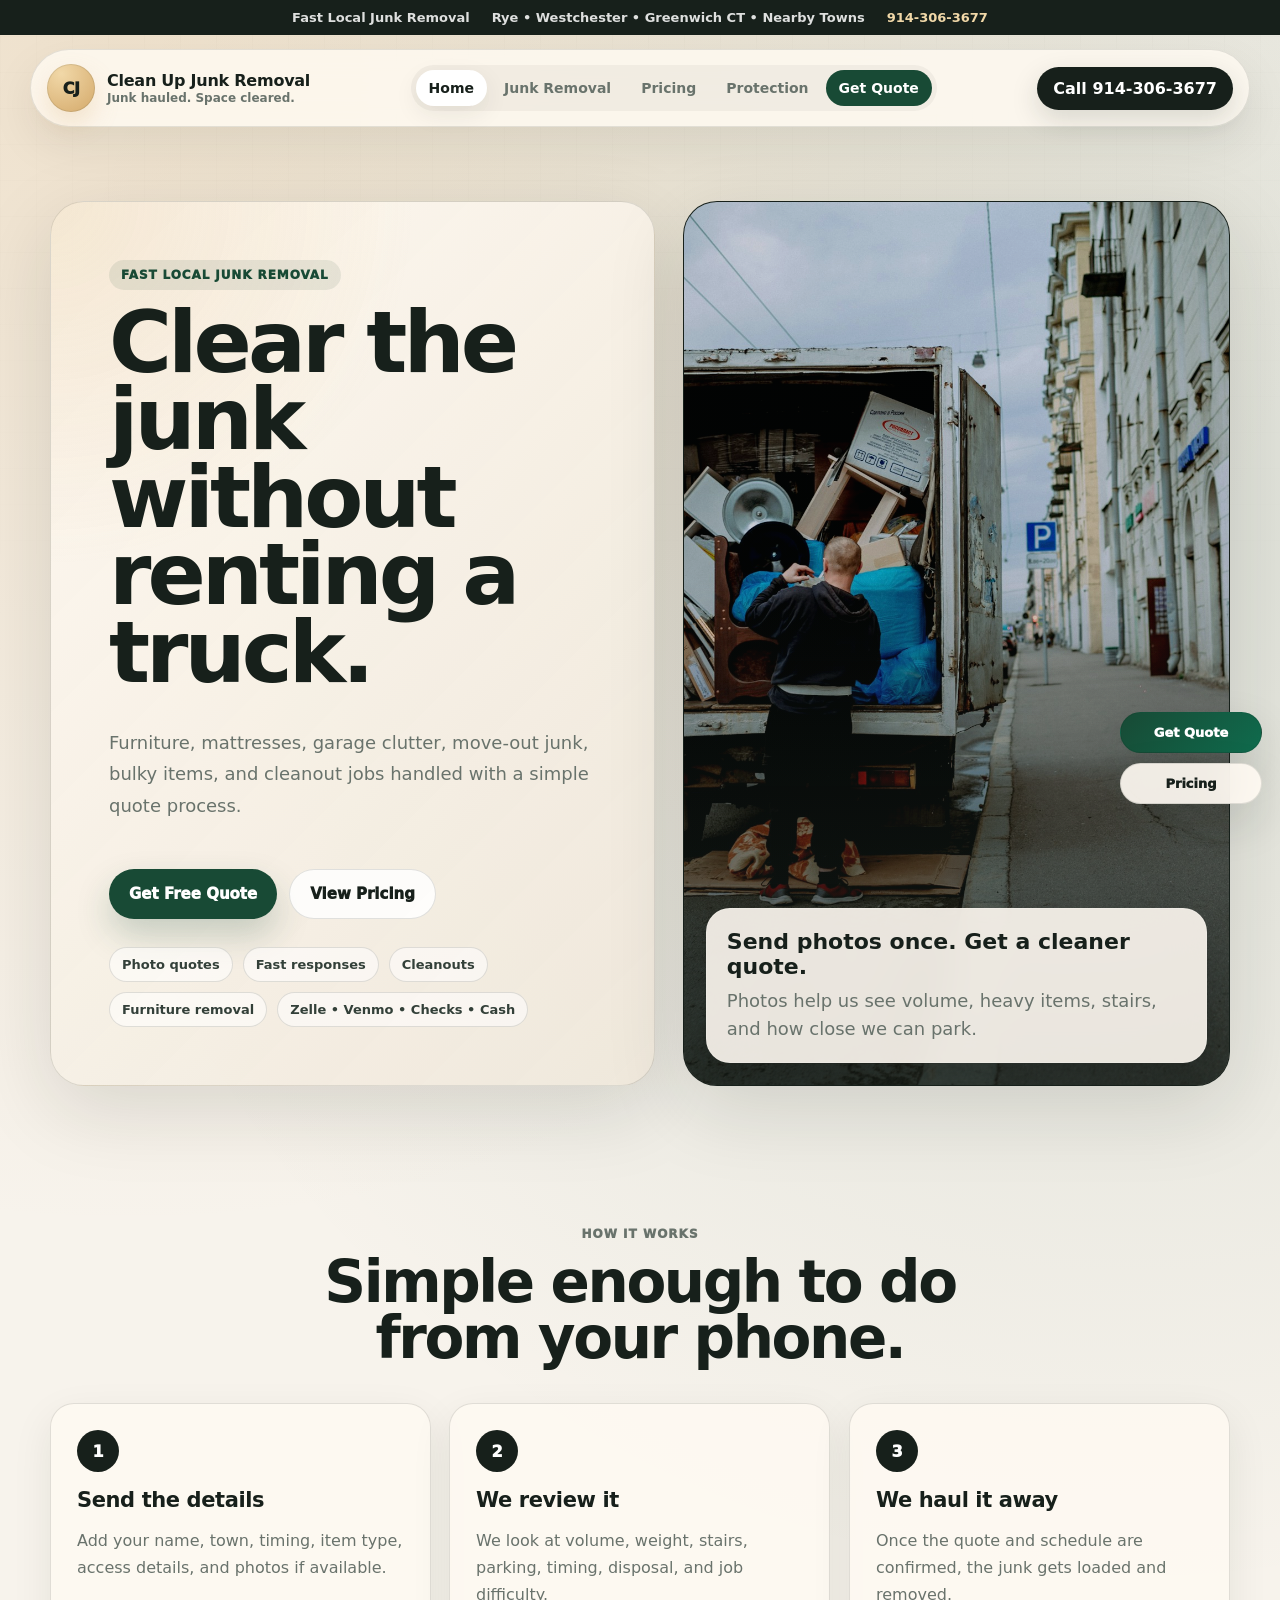
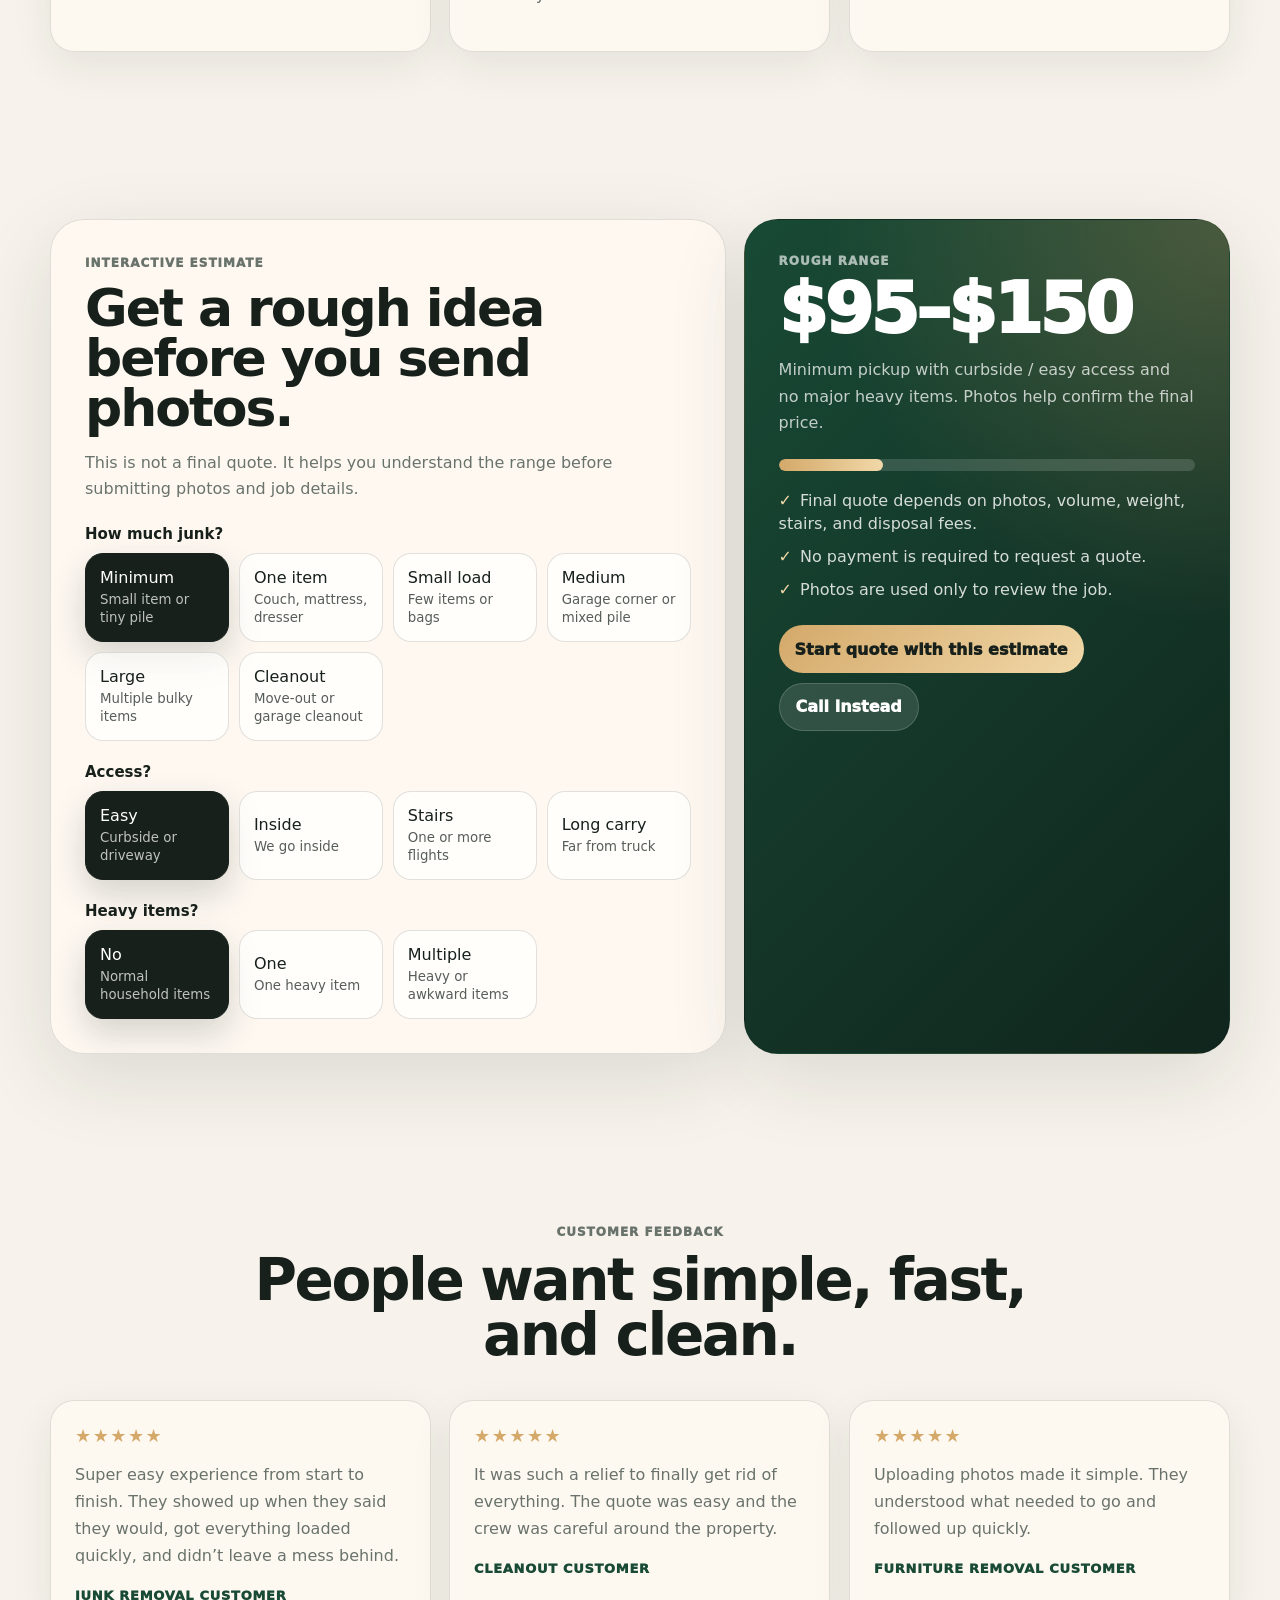
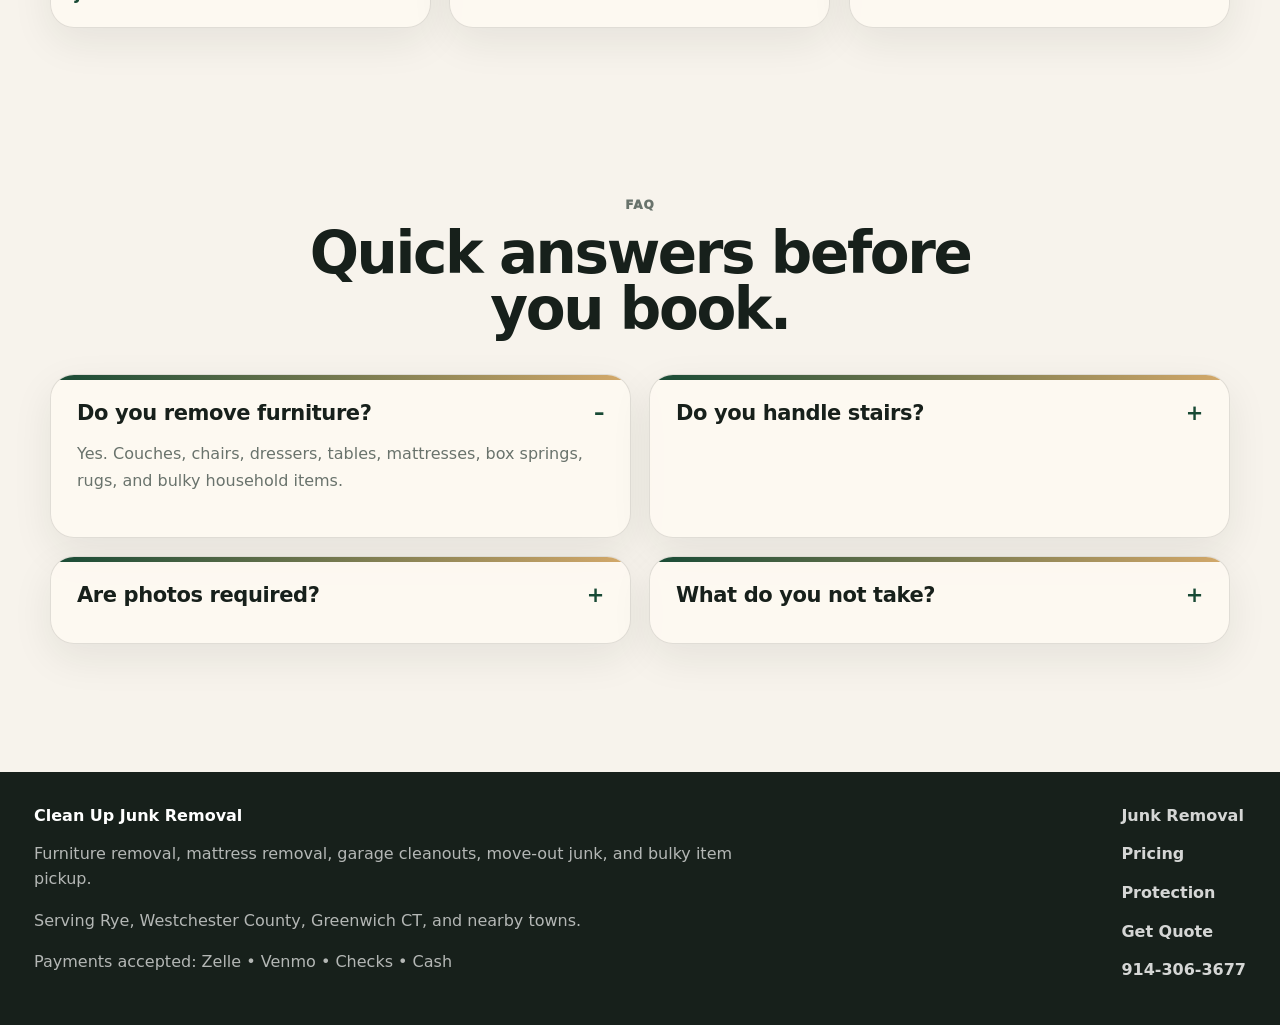
<file: index.html>
<!doctype html>
<html lang="en">
<head>
  <meta charset="utf-8">
  <meta name="viewport" content="width=device-width, initial-scale=1">
  <title>Clean Up Junk Removal | Rye & Westchester Junk Removal</title>
  <meta name="description" content="Modern local junk removal for furniture, mattresses, garage cleanouts, move-out junk, and bulky item removal in Rye, Westchester, Greenwich CT, and nearby towns.">
  <link rel="stylesheet" href="junk-only.css">
  <link rel="stylesheet" href="alive.css">
  <script src="backend-config.js"></script>
  <script defer src="junk-quote.js"></script>
  <script defer src="alive.js"></script>
</head>
<body>
  <div class="site-shell">

    <div class="top-strip">
      <span>Fast Local Junk Removal</span>
      <span>Rye • Westchester • Greenwich CT • Nearby Towns</span>
      <a href="tel:9143063677">914-306-3677</a>
    </div>

    <header class="main-header">
      <a class="brand" href="index.html">
        <span class="brand-mark">CJ</span>
        <span>
          <strong>Clean Up Junk Removal</strong>
          <small>Junk hauled. Space cleared.</small>
        </span>
      </a>

      <nav class="nav">
        <a class="active" href="index.html">Home</a>
        <a class="" href="junk-removal.html">Junk Removal</a>
        <a class="" href="pricing.html">Pricing</a>
        <a class="" href="protection.html">Protection</a>
        <a class="quote-link " href="contact.html">Get Quote</a>
      </nav>

      <a class="header-call" href="tel:9143063677">Call 914-306-3677</a>
    </header>

    
<main>
  <section class="hero">
    <div class="container hero-grid">
      <div class="hero-copy">
        <div class="kicker">Fast Local Junk Removal</div>
        <h1>Clear the junk without renting a truck.</h1>
        <p>Furniture, mattresses, garage clutter, move-out junk, bulky items, and cleanout jobs handled with a simple quote process.</p>

        <div class="hero-actions">
          <a class="btn primary" href="contact.html">Get Free Quote</a>
          <a class="btn light" href="pricing.html">View Pricing</a>
        </div>

        <div class="hero-points">
          <span>Photo quotes</span>
          <span>Fast responses</span>
          <span>Cleanouts</span>
          <span>Furniture removal</span>
          <span>Zelle • Venmo • Checks • Cash</span>
        </div>
      </div>

      <div class="hero-media">
        <img src="assets/img/junk-removal-pro.jpg" alt="Junk removal service">
        <div class="floating-card">
          <strong>Send photos once. Get a cleaner quote.</strong>
          <p>Photos help us see volume, heavy items, stairs, and how close we can park.</p>
        </div>
      </div>
    </div>
  </section>

  



  



  <section class="section">
    <div class="container">
      <div class="section-head">
        <p class="eyebrow">How It Works</p>
        <h2>Simple enough to do from your phone.</h2>
      </div>

      <div class="card-grid">
        <article class="process-card">
          <span>1</span>
          <strong>Send the details</strong>
          <p>Add your name, town, timing, item type, access details, and photos if available.</p>
        </article>

        <article class="process-card">
          <span>2</span>
          <strong>We review it</strong>
          <p>We look at volume, weight, stairs, parking, timing, disposal, and job difficulty.</p>
        </article>

        <article class="process-card">
          <span>3</span>
          <strong>We haul it away</strong>
          <p>Once the quote and schedule are confirmed, the junk gets loaded and removed.</p>
        </article>
      </div>
    </div>
  </section>

  <section class="section">
    <div class="container">
      <div class="section-head">
        <p class="eyebrow">Customer Feedback</p>
        <h2>People want simple, fast, and clean.</h2>
      </div>

      <div class="card-grid">
        <article class="review-card">
          <div class="stars">★★★★★</div>
          <p>Super easy experience from start to finish. They showed up when they said they would, got everything loaded quickly, and didn’t leave a mess behind.</p>
          <div class="review-meta">Junk Removal Customer</div>
        </article>

        <article class="review-card">
          <div class="stars">★★★★★</div>
          <p>It was such a relief to finally get rid of everything. The quote was easy and the crew was careful around the property.</p>
          <div class="review-meta">Cleanout Customer</div>
        </article>

        <article class="review-card">
          <div class="stars">★★★★★</div>
          <p>Uploading photos made it simple. They understood what needed to go and followed up quickly.</p>
          <div class="review-meta">Furniture Removal Customer</div>
        </article>
      </div>
    </div>
  </section>

  <section class="section">
    <div class="container">
      <div class="section-head">
        <p class="eyebrow">FAQ</p>
        <h2>Quick answers before you book.</h2>
      </div>

      <div class="card-grid two">
        <article class="faq-card clean-card">
          <strong>Do you remove furniture?</strong>
          <p>Yes. Couches, chairs, dressers, tables, mattresses, box springs, rugs, and bulky household items.</p>
        </article>

        <article class="faq-card clean-card">
          <strong>Do you handle stairs?</strong>
          <p>Yes, but stairs can affect pricing because they add time and labor. Mention stairs in the quote form.</p>
        </article>

        <article class="faq-card clean-card">
          <strong>Are photos required?</strong>
          <p>No, but photos help us quote faster and more accurately. A wide photo and an access photo are best.</p>
        </article>

        <article class="faq-card clean-card">
          <strong>What do you not take?</strong>
          <p>We do not take hazardous materials, chemicals, paint, oil, gasoline, asbestos, medical waste, explosives, firearms, ammunition, biohazards, or illegal materials.</p>
        </article>
      </div>
    </div>
  </section>
</main>


    <footer class="footer">
      <div>
        <strong>Clean Up Junk Removal</strong>
        <p>Furniture removal, mattress removal, garage cleanouts, move-out junk, and bulky item pickup.</p>
        <p>Serving Rye, Westchester County, Greenwich CT, and nearby towns.</p>
        <p>Payments accepted: Zelle • Venmo • Checks • Cash</p>
      </div>

      <div class="footer-links">
        <a href="junk-removal.html">Junk Removal</a>
        <a href="pricing.html">Pricing</a>
        <a href="protection.html">Protection</a>
        <a href="contact.html">Get Quote</a>
        <a href="tel:9143063677">914-306-3677</a>
      </div>
    </footer>

    <div class="mobile-action-bar">
      <a href="contact.html">Get Quote</a>
      <a href="tel:9143063677">Call Now</a>
    </div>

  </div>
</body>
</html>
</file>
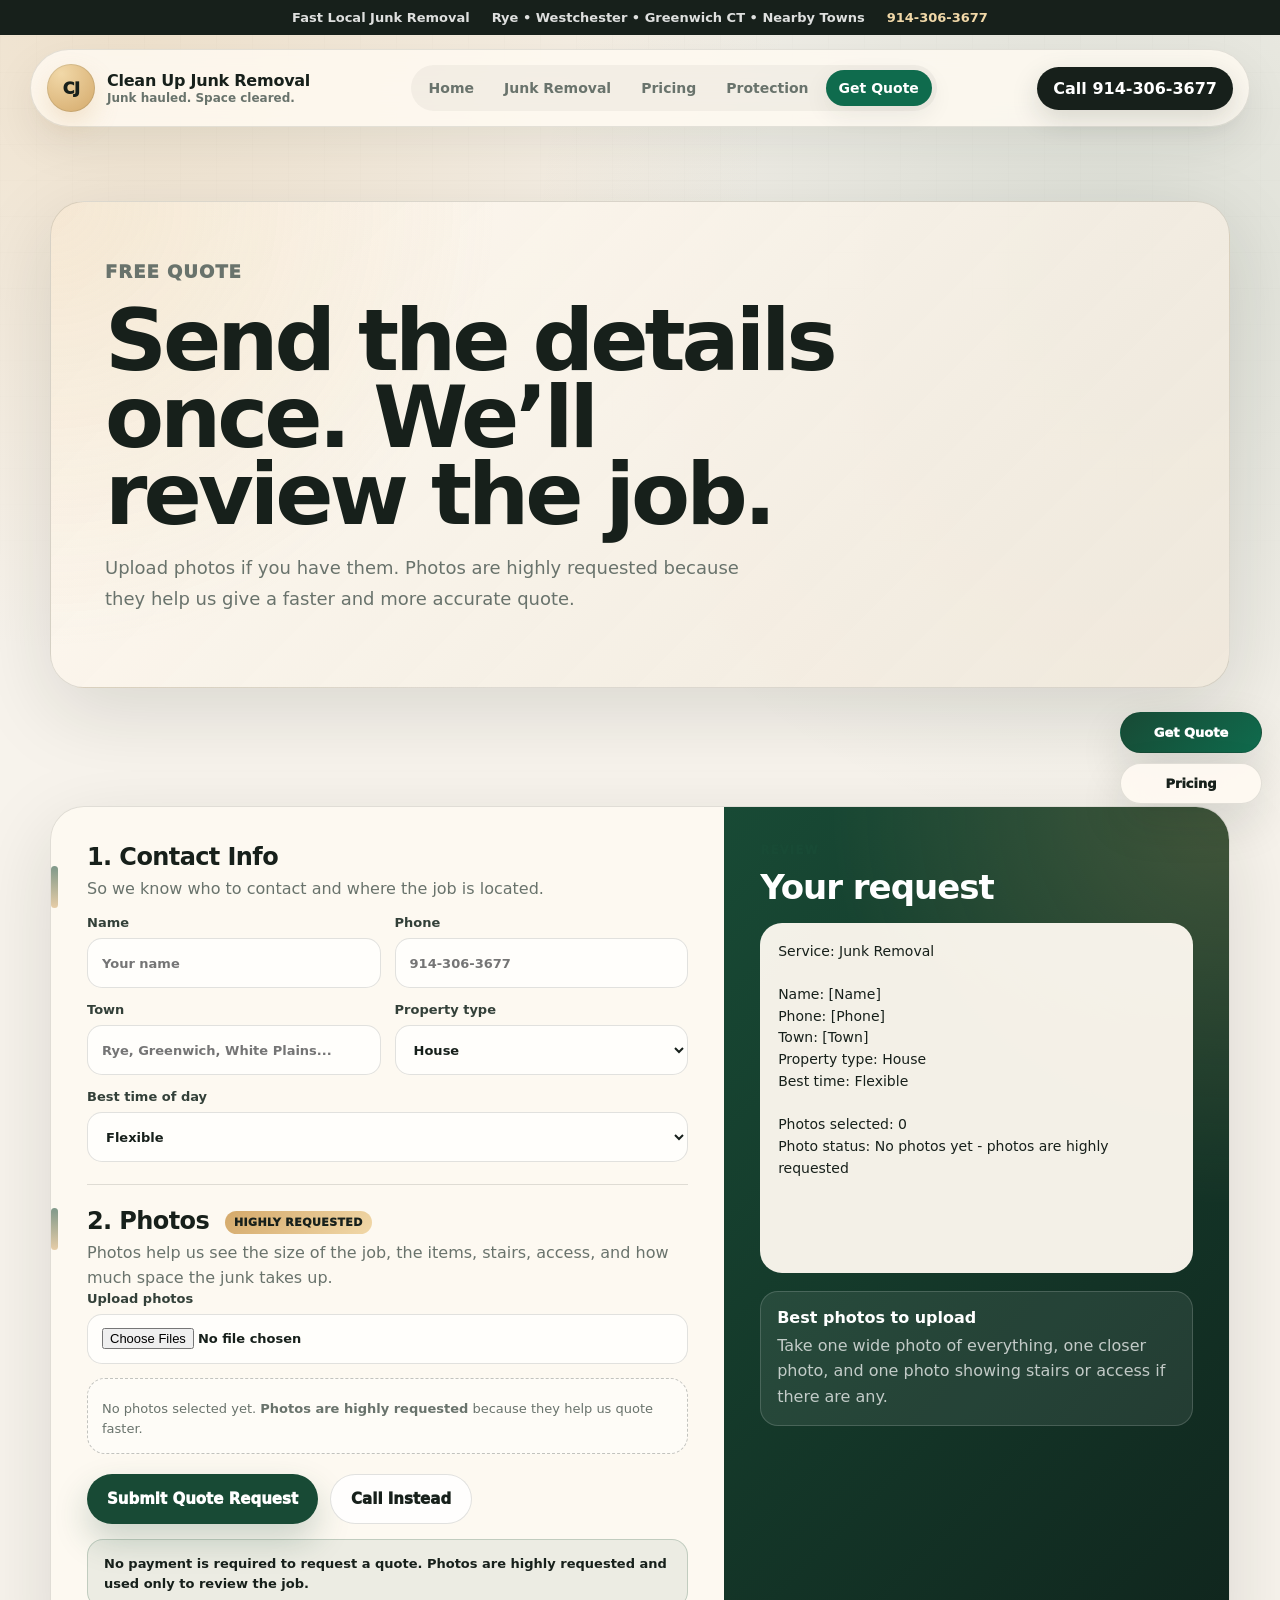
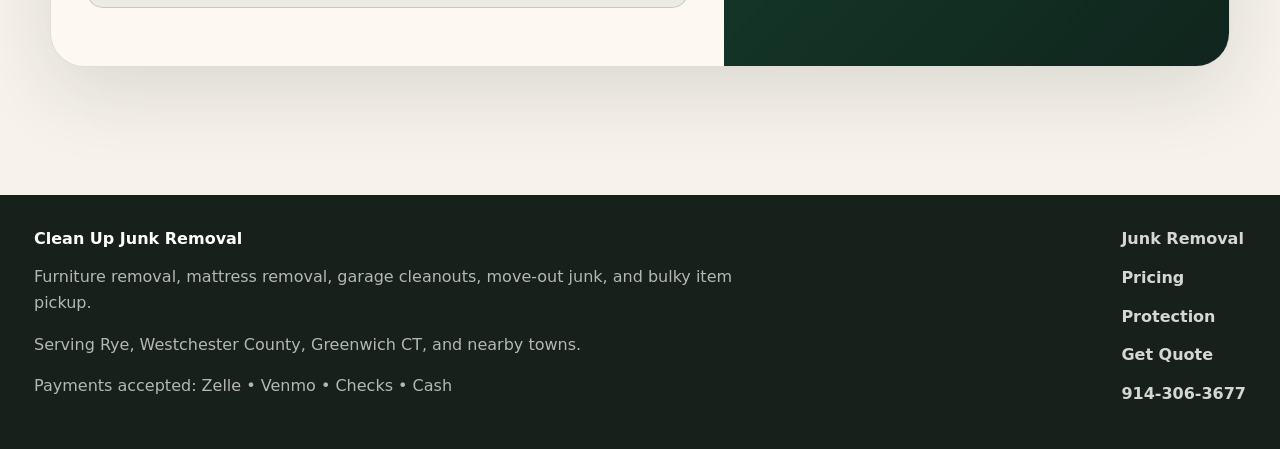
<file: contact.html>
<!doctype html>
<html lang="en">
<head>
  <meta charset="utf-8">
  <meta name="viewport" content="width=device-width, initial-scale=1">
  <title>Free Junk Removal Quote | Clean Up Junk Removal</title>
  <meta name="description" content="Submit a free junk removal quote request with photos for furniture removal, mattresses, garage junk, cleanouts, and bulky items.">
  <link rel="stylesheet" href="junk-only.css">
  <link rel="stylesheet" href="alive.css">
  <script src="backend-config.js"></script>
  <script defer src="junk-quote.js"></script>
  <script defer src="alive.js"></script>
</head>
<body>
  <div class="site-shell">

    <div class="top-strip">
      <span>Fast Local Junk Removal</span>
      <span>Rye • Westchester • Greenwich CT • Nearby Towns</span>
      <a href="tel:9143063677">914-306-3677</a>
    </div>

    <header class="main-header">
      <a class="brand" href="index.html">
        <span class="brand-mark">CJ</span>
        <span>
          <strong>Clean Up Junk Removal</strong>
          <small>Junk hauled. Space cleared.</small>
        </span>
      </a>

      <nav class="nav">
        <a class="" href="index.html">Home</a>
        <a class="" href="junk-removal.html">Junk Removal</a>
        <a class="" href="pricing.html">Pricing</a>
        <a class="" href="protection.html">Protection</a>
        <a class="quote-link active" href="contact.html">Get Quote</a>
      </nav>

      <a class="header-call" href="tel:9143063677">Call 914-306-3677</a>
    </header>

    


<main>
  <section class="page-hero">
    <div class="container">
      <div class="page-hero-card">
        <p class="eyebrow">Free Quote</p>
        <h1>Send the details once. We’ll review the job.</h1>
        <p>Upload photos if you have them. Photos are highly requested because they help us give a faster and more accurate quote.</p>
      </div>
    </div>
  </section>

  <section class="section">
    <div class="container">
      <div class="quote-shell">
        <div class="quote-layout">
          <form class="quote-form" id="junkQuoteForm">
            <div class="form-block">
              <h3>1. Contact Info</h3>
              <p>So we know who to contact and where the job is located.</p>

              <div class="field-grid">
                <label>Name
                  <input id="qName" type="text" placeholder="Your name" required>
                </label>

                <label>Phone
                  <input id="qPhone" type="tel" placeholder="914-306-3677" required>
                </label>

                <label>Town
                  <input id="qTown" type="text" placeholder="Rye, Greenwich, White Plains..." required>
                </label>

                <label>Property type
                  <select id="qPropertyType">
                    <option>House</option>
                    <option>Apartment / building</option>
                    <option>Condo / townhouse</option>
                    <option>Garage / storage area</option>
                    <option>Business / commercial</option>
                    <option>Not sure</option>
                  </select>
                </label>

                <label class="full">Best time of day
                  <select id="qRequestedTime">
                    <option>Flexible</option>
                    <option>Morning</option>
                    <option>Afternoon</option>
                    <option>Evening</option>
                    <option>Weekend if available</option>
                  </select>
                </label>
              </div>
            </div>

            <div class="form-block">
              <h3>2. Photos <span class="highly-requested">Highly Requested</span></h3>
              <p>Photos help us see the size of the job, the items, stairs, access, and how much space the junk takes up.</p>

              <label class="full">Upload photos
                <input id="qPhotos" type="file" accept="image/*" multiple>
              </label>

              <div class="photo-preview" id="photoPreview">
                <p>No photos selected yet. Photos are highly requested for faster quotes.</p>
              </div>

              <div class="quote-actions">
                <button class="btn primary" id="quoteSubmit" type="submit">Submit Quote Request</button>
                <a class="btn light" href="tel:9143063677">Call Instead</a>
              </div>

              <div class="status" id="quoteStatus">
                No payment is required to request a quote. Photos are highly requested and used only to review the job.
              </div>
            </div>
          </form>

          <aside class="quote-preview">
            <p class="eyebrow">Review</p>
            <h2>Your request</h2>
            <div class="preview-box" id="quotePreview"></div>

            <div class="preview-note">
              <strong>Best photos to upload</strong>
              <p>Take one wide photo of everything, one closer photo, and one photo showing stairs or access if there are any.</p>
            </div>
          </aside>
        </div>
      </div>
    </div>
  </section>
</main>




    <footer class="footer">
      <div>
        <strong>Clean Up Junk Removal</strong>
        <p>Furniture removal, mattress removal, garage cleanouts, move-out junk, and bulky item pickup.</p>
        <p>Serving Rye, Westchester County, Greenwich CT, and nearby towns.</p>
        <p>Payments accepted: Zelle • Venmo • Checks • Cash</p>
      </div>

      <div class="footer-links">
        <a href="junk-removal.html">Junk Removal</a>
        <a href="pricing.html">Pricing</a>
        <a href="protection.html">Protection</a>
        <a href="contact.html">Get Quote</a>
        <a href="tel:9143063677">914-306-3677</a>
      </div>
    </footer>

    <div class="mobile-action-bar">
      <a href="contact.html">Get Quote</a>
      <a href="tel:9143063677">Call Now</a>
    </div>

  </div>
</body>
</html>
</file>
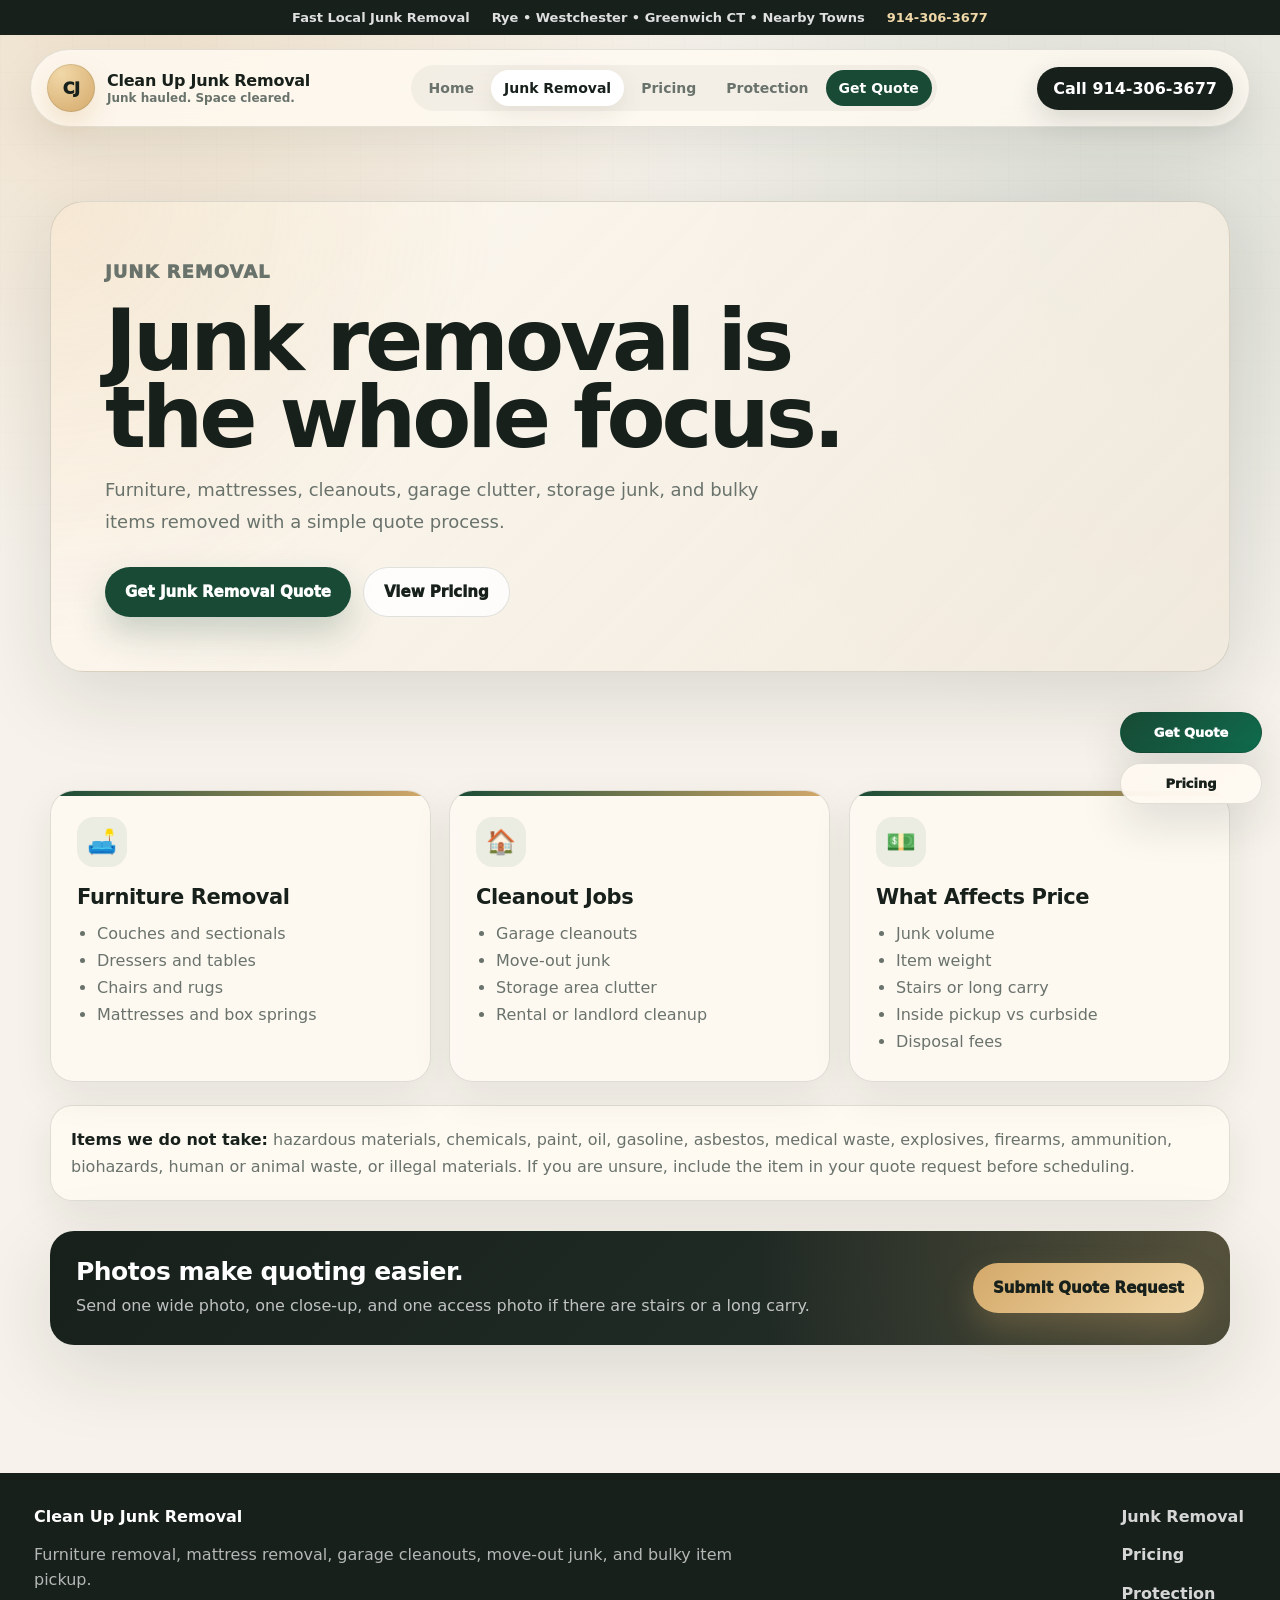
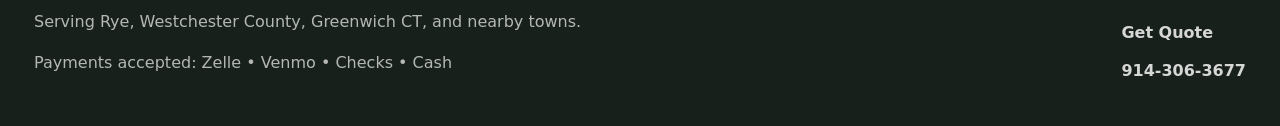
<file: junk-removal.html>
<!doctype html>
<html lang="en">
<head>
  <meta charset="utf-8">
  <meta name="viewport" content="width=device-width, initial-scale=1">
  <title>Junk Removal | Clean Up Junk Removal</title>
  <meta name="description" content="Junk removal for furniture, mattresses, garage cleanouts, move-out junk, and bulky items in Rye, Westchester, Greenwich CT, and nearby towns.">
  <link rel="stylesheet" href="junk-only.css">
  <link rel="stylesheet" href="alive.css">
  <script src="backend-config.js"></script>
  <script defer src="junk-quote.js"></script>
  <script defer src="alive.js"></script>
</head>
<body>
  <div class="site-shell">

    <div class="top-strip">
      <span>Fast Local Junk Removal</span>
      <span>Rye • Westchester • Greenwich CT • Nearby Towns</span>
      <a href="tel:9143063677">914-306-3677</a>
    </div>

    <header class="main-header">
      <a class="brand" href="index.html">
        <span class="brand-mark">CJ</span>
        <span>
          <strong>Clean Up Junk Removal</strong>
          <small>Junk hauled. Space cleared.</small>
        </span>
      </a>

      <nav class="nav">
        <a class="" href="index.html">Home</a>
        <a class="active" href="junk-removal.html">Junk Removal</a>
        <a class="" href="pricing.html">Pricing</a>
        <a class="" href="protection.html">Protection</a>
        <a class="quote-link " href="contact.html">Get Quote</a>
      </nav>

      <a class="header-call" href="tel:9143063677">Call 914-306-3677</a>
    </header>

    
<main>
  <section class="page-hero">
    <div class="container">
      <div class="page-hero-card">
        <p class="eyebrow">Junk Removal</p>
        <h1>Junk removal is the whole focus.</h1>
        <p>Furniture, mattresses, cleanouts, garage clutter, storage junk, and bulky items removed with a simple quote process.</p>
        <div class="hero-actions">
          <a class="btn primary" href="contact.html">Get Junk Removal Quote</a>
          <a class="btn light" href="pricing.html">View Pricing</a>
        </div>
      </div>
    </div>
  </section>

  <section class="section">
    <div class="container">
      <div class="card-grid">
        <article class="clean-card">
          <span class="icon">🛋️</span>
          <strong>Furniture Removal</strong>
          <ul>
            <li>Couches and sectionals</li>
            <li>Dressers and tables</li>
            <li>Chairs and rugs</li>
            <li>Mattresses and box springs</li>
          </ul>
        </article>

        <article class="clean-card">
          <span class="icon">🏠</span>
          <strong>Cleanout Jobs</strong>
          <ul>
            <li>Garage cleanouts</li>
            <li>Move-out junk</li>
            <li>Storage area clutter</li>
            <li>Rental or landlord cleanup</li>
          </ul>
        </article>

        <article class="clean-card">
          <span class="icon">💵</span>
          <strong>What Affects Price</strong>
          <ul>
            <li>Junk volume</li>
            <li>Item weight</li>
            <li>Stairs or long carry</li>
            <li>Inside pickup vs curbside</li>
            <li>Disposal fees</li>
          </ul>
        </article>
      </div>

      <div class="notice" style="margin-top:22px;">
        <strong>Items we do not take:</strong> hazardous materials, chemicals, paint, oil, gasoline, asbestos, medical waste, explosives, firearms, ammunition, biohazards, human or animal waste, or illegal materials. If you are unsure, include the item in your quote request before scheduling.
      </div>

      <div class="cta-band">
        <div>
          <strong>Photos make quoting easier.</strong>
          <p>Send one wide photo, one close-up, and one access photo if there are stairs or a long carry.</p>
        </div>
        <a class="btn gold" href="contact.html">Submit Quote Request</a>
      </div>
    </div>
  </section>
</main>


    <footer class="footer">
      <div>
        <strong>Clean Up Junk Removal</strong>
        <p>Furniture removal, mattress removal, garage cleanouts, move-out junk, and bulky item pickup.</p>
        <p>Serving Rye, Westchester County, Greenwich CT, and nearby towns.</p>
        <p>Payments accepted: Zelle • Venmo • Checks • Cash</p>
      </div>

      <div class="footer-links">
        <a href="junk-removal.html">Junk Removal</a>
        <a href="pricing.html">Pricing</a>
        <a href="protection.html">Protection</a>
        <a href="contact.html">Get Quote</a>
        <a href="tel:9143063677">914-306-3677</a>
      </div>
    </footer>

    <div class="mobile-action-bar">
      <a href="contact.html">Get Quote</a>
      <a href="tel:9143063677">Call Now</a>
    </div>

  </div>
</body>
</html>
</file>
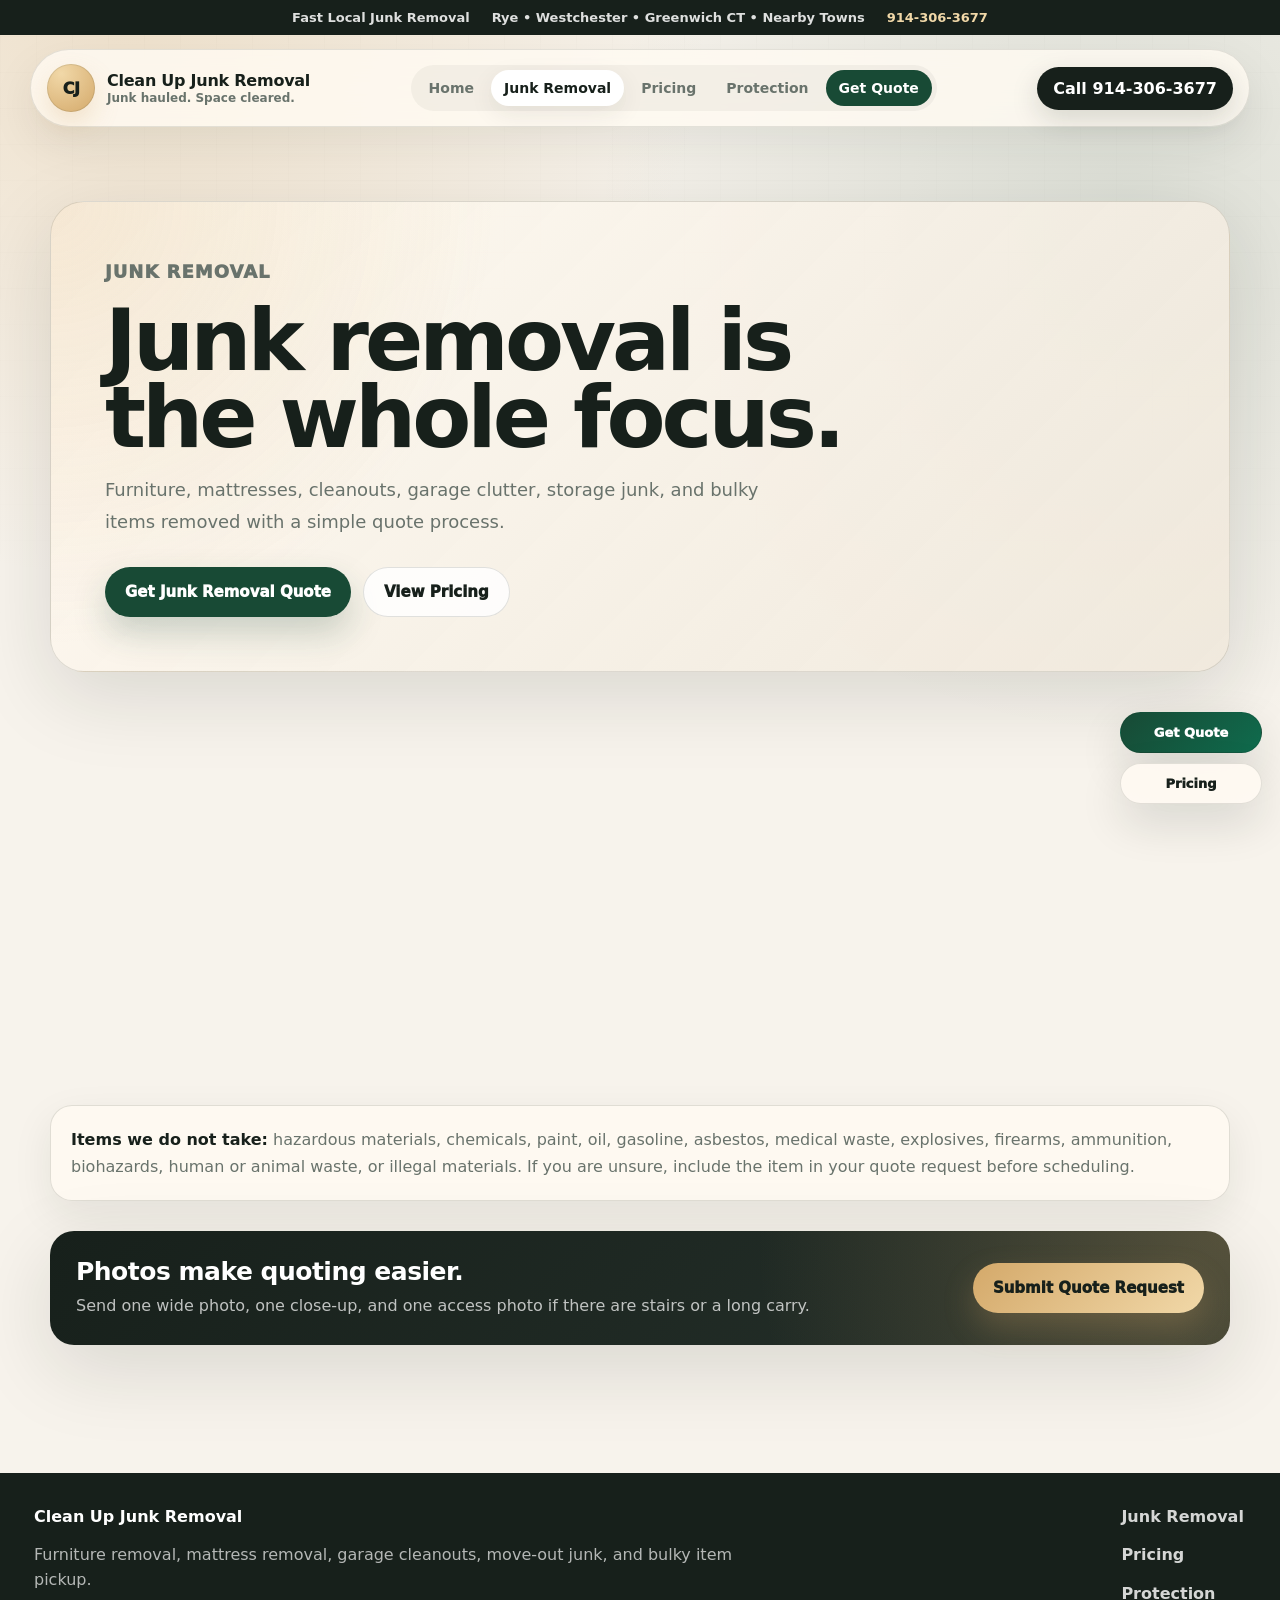
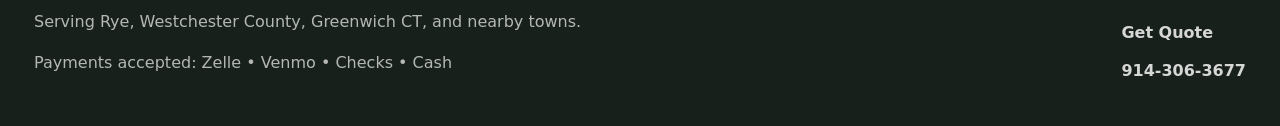
<file: power-washing.html>
<!doctype html>
<html lang="en">
<head>
  <meta charset="utf-8">
  <meta http-equiv="refresh" content="0; url=junk-removal.html">
  <meta name="robots" content="noindex">
  <title>Service Updated | Clean Up Junk Removal</title>
</head>
<body>
  <p>Clean Up Junk Removal now focuses on junk removal. <a href="junk-removal.html">Continue to junk removal.</a></p>
</body>
</html>
</file>
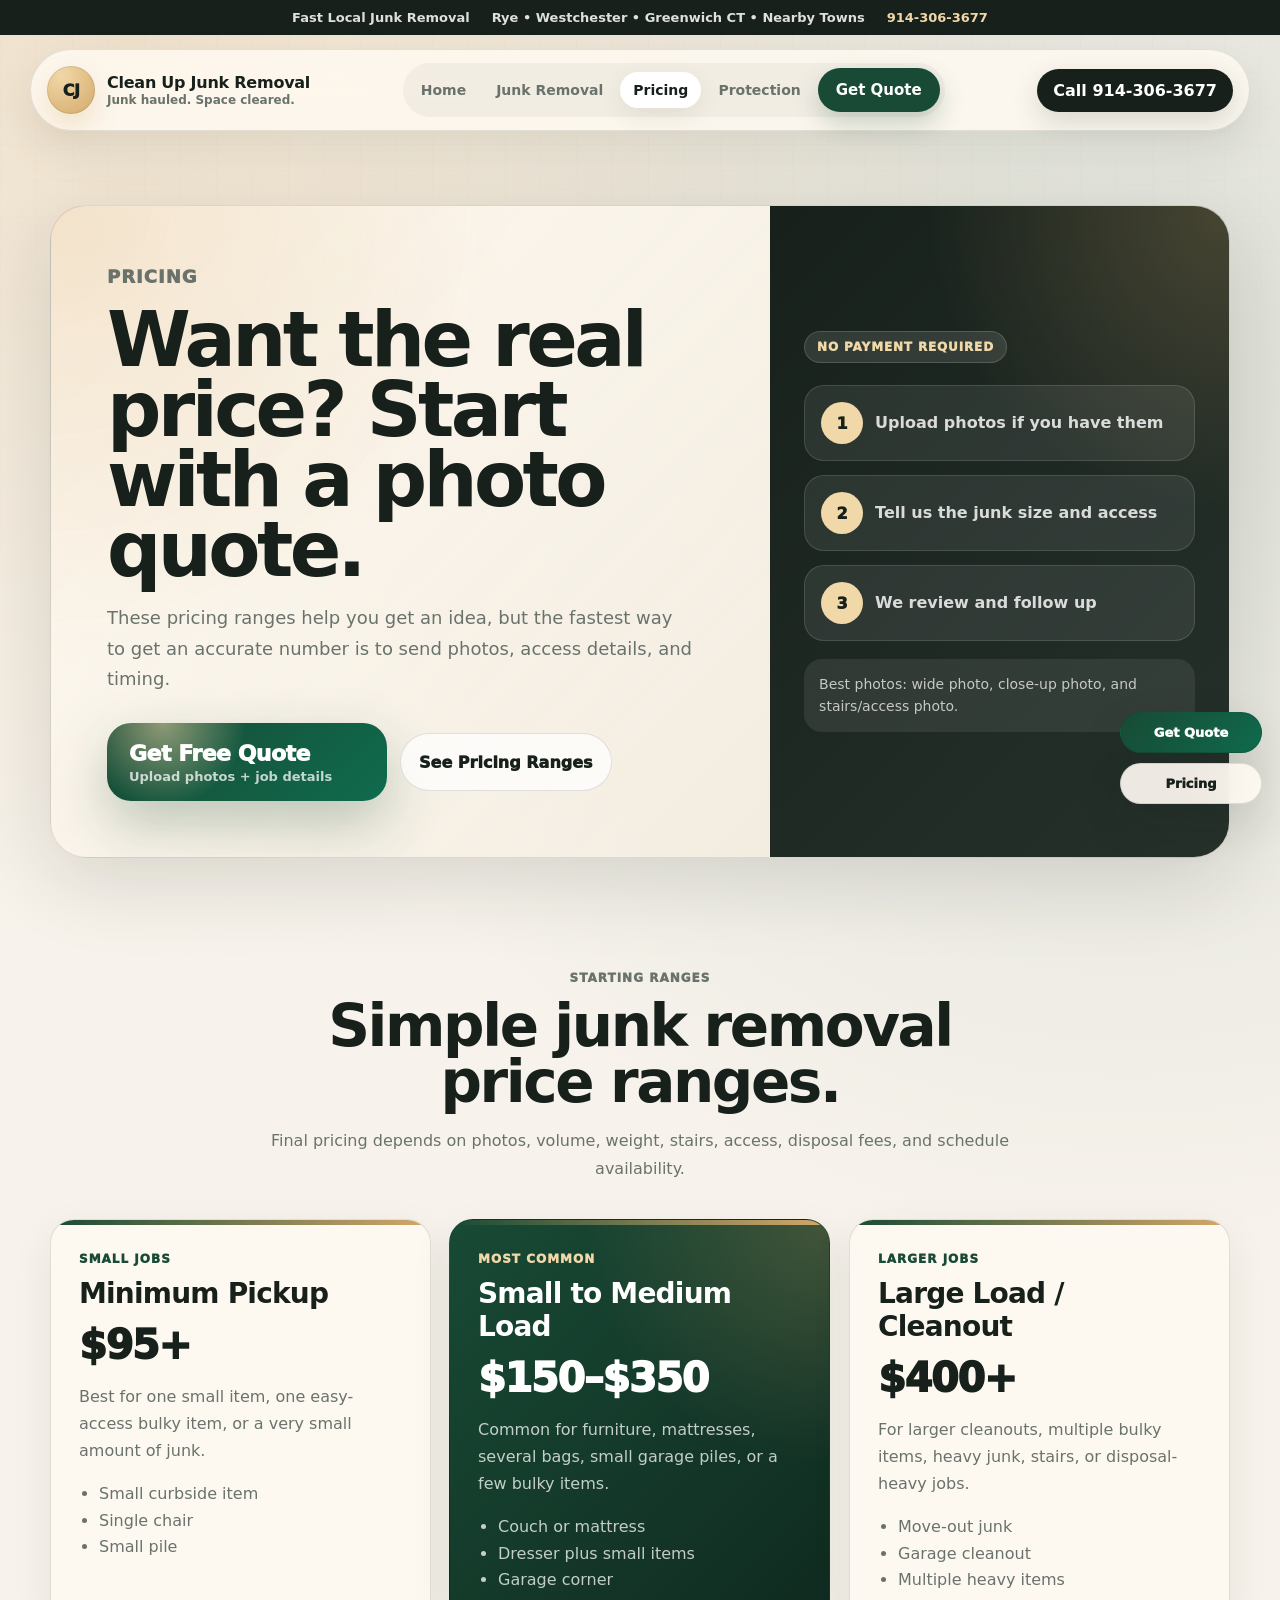
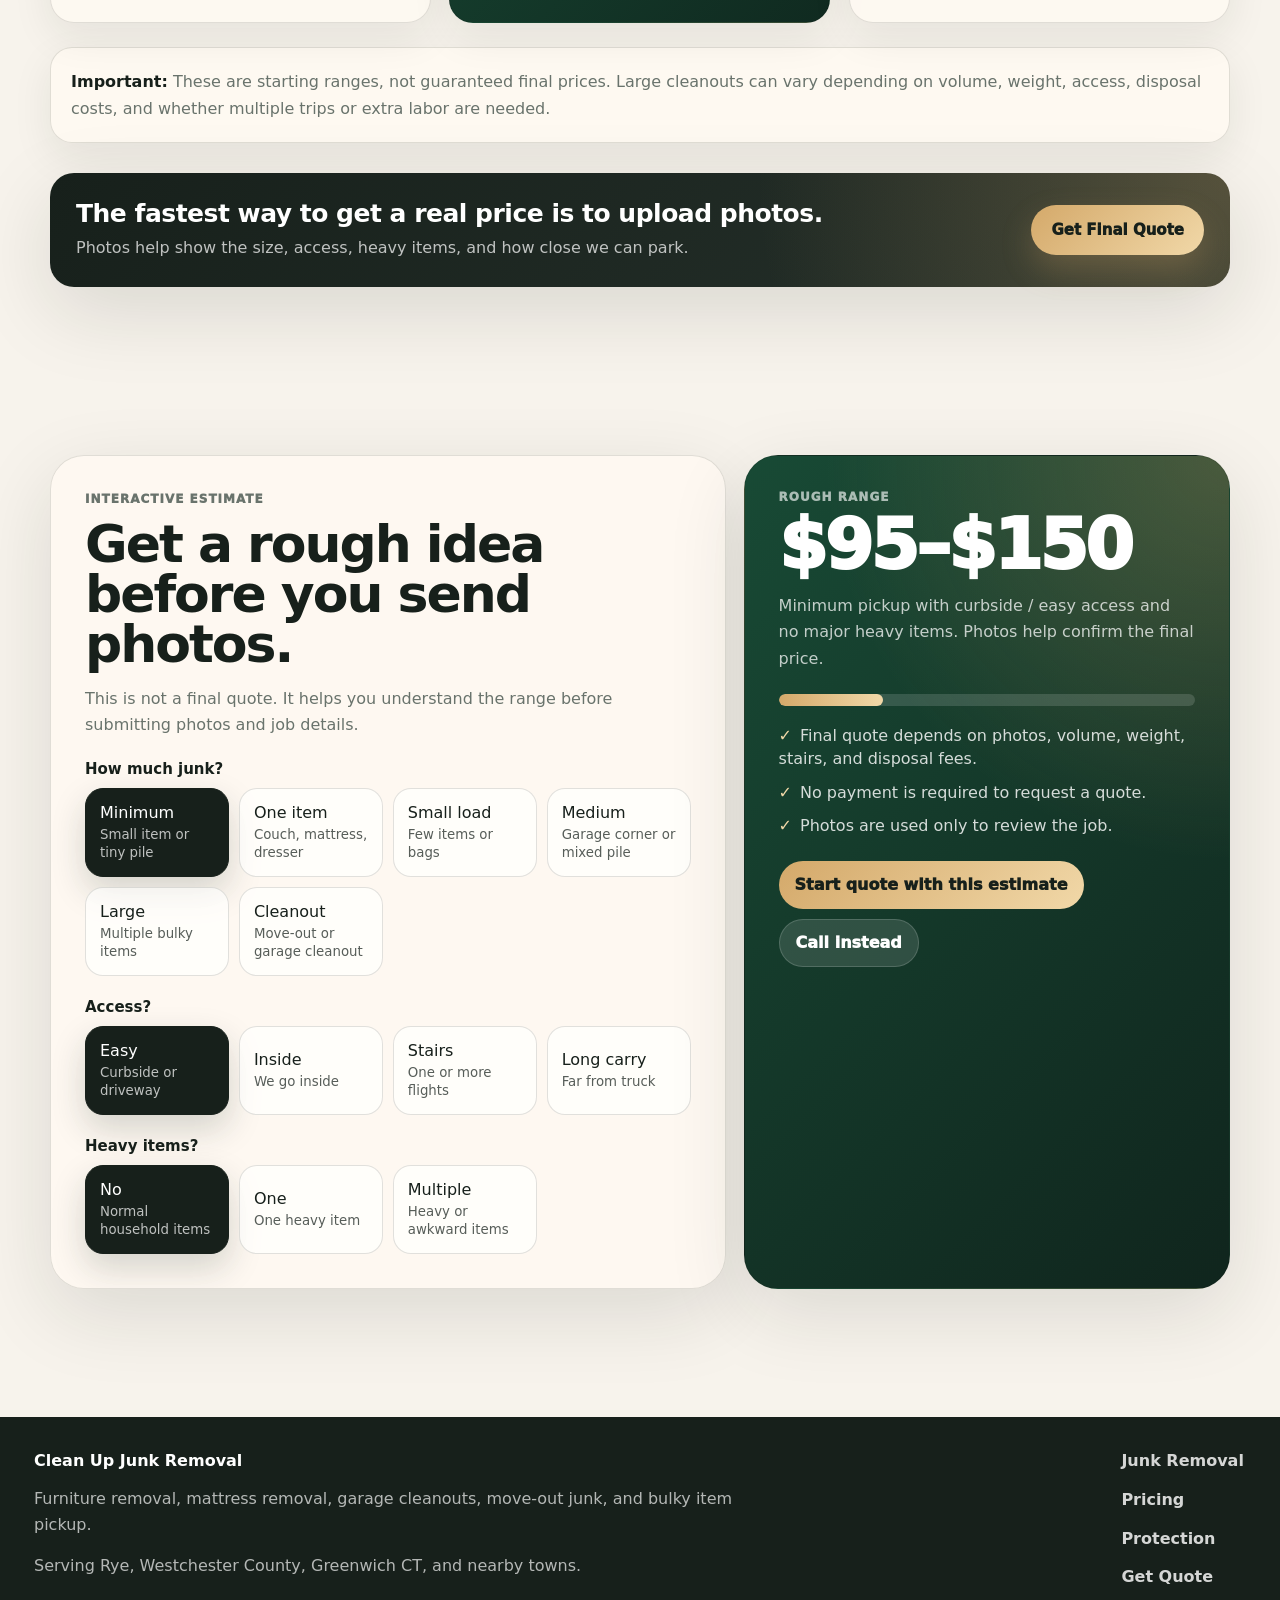
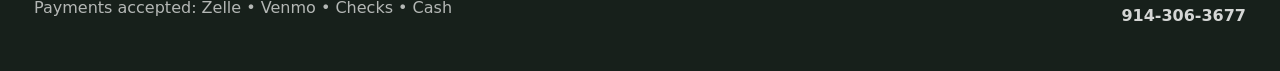
<file: pricing.html>
<!doctype html>
<html lang="en">
<head>
  <meta charset="utf-8">
  <meta name="viewport" content="width=device-width, initial-scale=1">
  <title>Junk Removal Pricing | Clean Up Junk Removal</title>
  <meta name="description" content="Junk removal pricing estimates for furniture removal, mattresses, garage cleanouts, move-out junk, and bulky item removal.">
  <link rel="stylesheet" href="junk-only.css">
  <link rel="stylesheet" href="alive.css">
  <script src="backend-config.js"></script>
  <script defer src="junk-quote.js"></script>
  <script defer src="alive.js"></script>
</head>
<body>
  <div class="site-shell">

    <div class="top-strip">
      <span>Fast Local Junk Removal</span>
      <span>Rye • Westchester • Greenwich CT • Nearby Towns</span>
      <a href="tel:9143063677">914-306-3677</a>
    </div>

    <header class="main-header">
      <a class="brand" href="index.html">
        <span class="brand-mark">CJ</span>
        <span>
          <strong>Clean Up Junk Removal</strong>
          <small>Junk hauled. Space cleared.</small>
        </span>
      </a>

      <nav class="nav">
        <a href="index.html">Home</a>
        <a href="junk-removal.html">Junk Removal</a>
        <a class="active" href="pricing.html">Pricing</a>
        <a href="protection.html">Protection</a>
        <a class="quote-link quote-link-big" href="contact.html">Get Quote</a>
      </nav>

      <a class="header-call" href="tel:9143063677">Call 914-306-3677</a>
    </header>

    <main>
      <section class="pricing-quote-spotlight">
        <div class="container">
          <div class="pricing-quote-card">
            <div class="pricing-quote-copy">
              <p class="eyebrow">Pricing</p>
              <h1>Want the real price? Start with a photo quote.</h1>
              <p>
                These pricing ranges help you get an idea, but the fastest way to get an accurate number is to send photos, access details, and timing.
              </p>

              <div class="pricing-big-actions">
                <a class="big-quote-btn" href="contact.html">
                  <span>Get Free Quote</span>
                  <small>Upload photos + job details</small>
                </a>

                <a class="secondary-price-btn" href="#pricing-ranges">
                  See Pricing Ranges
                </a>
              </div>
            </div>

            <div class="pricing-quote-side">
              <div class="pricing-side-pill">No payment required</div>

              <div class="pricing-side-list">
                <div>
                  <strong>1</strong>
                  <span>Upload photos if you have them</span>
                </div>

                <div>
                  <strong>2</strong>
                  <span>Tell us the junk size and access</span>
                </div>

                <div>
                  <strong>3</strong>
                  <span>We review and follow up</span>
                </div>
              </div>

              <div class="pricing-mobile-note">
                Best photos: wide photo, close-up photo, and stairs/access photo.
              </div>
            </div>
          </div>
        </div>
      </section>

      <section class="section" id="pricing-ranges">
        <div class="container">
          <div class="section-head">
            <p class="eyebrow">Starting Ranges</p>
            <h2>Simple junk removal price ranges.</h2>
            <p>Final pricing depends on photos, volume, weight, stairs, access, disposal fees, and schedule availability.</p>
          </div>

          <div class="pricing-grid">
            <article class="price-card">
              <span>Small Jobs</span>
              <h3>Minimum Pickup</h3>
              <div class="price">$95+</div>
              <p>Best for one small item, one easy-access bulky item, or a very small amount of junk.</p>
              <ul>
                <li>Small curbside item</li>
                <li>Single chair</li>
                <li>Small pile</li>
              </ul>
            </article>

            <article class="price-card featured">
              <span>Most Common</span>
              <h3>Small to Medium Load</h3>
              <div class="price">$150–$350</div>
              <p>Common for furniture, mattresses, several bags, small garage piles, or a few bulky items.</p>
              <ul>
                <li>Couch or mattress</li>
                <li>Dresser plus small items</li>
                <li>Garage corner</li>
              </ul>
            </article>

            <article class="price-card">
              <span>Larger Jobs</span>
              <h3>Large Load / Cleanout</h3>
              <div class="price">$400+</div>
              <p>For larger cleanouts, multiple bulky items, heavy junk, stairs, or disposal-heavy jobs.</p>
              <ul>
                <li>Move-out junk</li>
                <li>Garage cleanout</li>
                <li>Multiple heavy items</li>
              </ul>
            </article>
          </div>

          <div class="notice pricing-notice">
            <strong>Important:</strong> These are starting ranges, not guaranteed final prices. Large cleanouts can vary depending on volume, weight, access, disposal costs, and whether multiple trips or extra labor are needed.
          </div>

          <div class="cta-band">
            <div>
              <strong>The fastest way to get a real price is to upload photos.</strong>
              <p>Photos help show the size, access, heavy items, and how close we can park.</p>
            </div>
            <a class="btn gold" href="contact.html">Get Final Quote</a>
          </div>
        </div>
      </section>
    </main>

    <footer class="footer">
      <div>
        <strong>Clean Up Junk Removal</strong>
        <p>Furniture removal, mattress removal, garage cleanouts, move-out junk, and bulky item pickup.</p>
        <p>Serving Rye, Westchester County, Greenwich CT, and nearby towns.</p>
        <p>Payments accepted: Zelle • Venmo • Checks • Cash</p>
      </div>

      <div class="footer-links">
        <a href="junk-removal.html">Junk Removal</a>
        <a href="pricing.html">Pricing</a>
        <a href="protection.html">Protection</a>
        <a href="contact.html">Get Quote</a>
        <a href="tel:9143063677">914-306-3677</a>
      </div>
    </footer>

    <div class="mobile-action-bar mobile-action-bar-bigger">
      <a href="contact.html">Get Quote</a>
      <a href="tel:9143063677">Call Now</a>
    </div>

  </div>
</body>
</html>
</file>
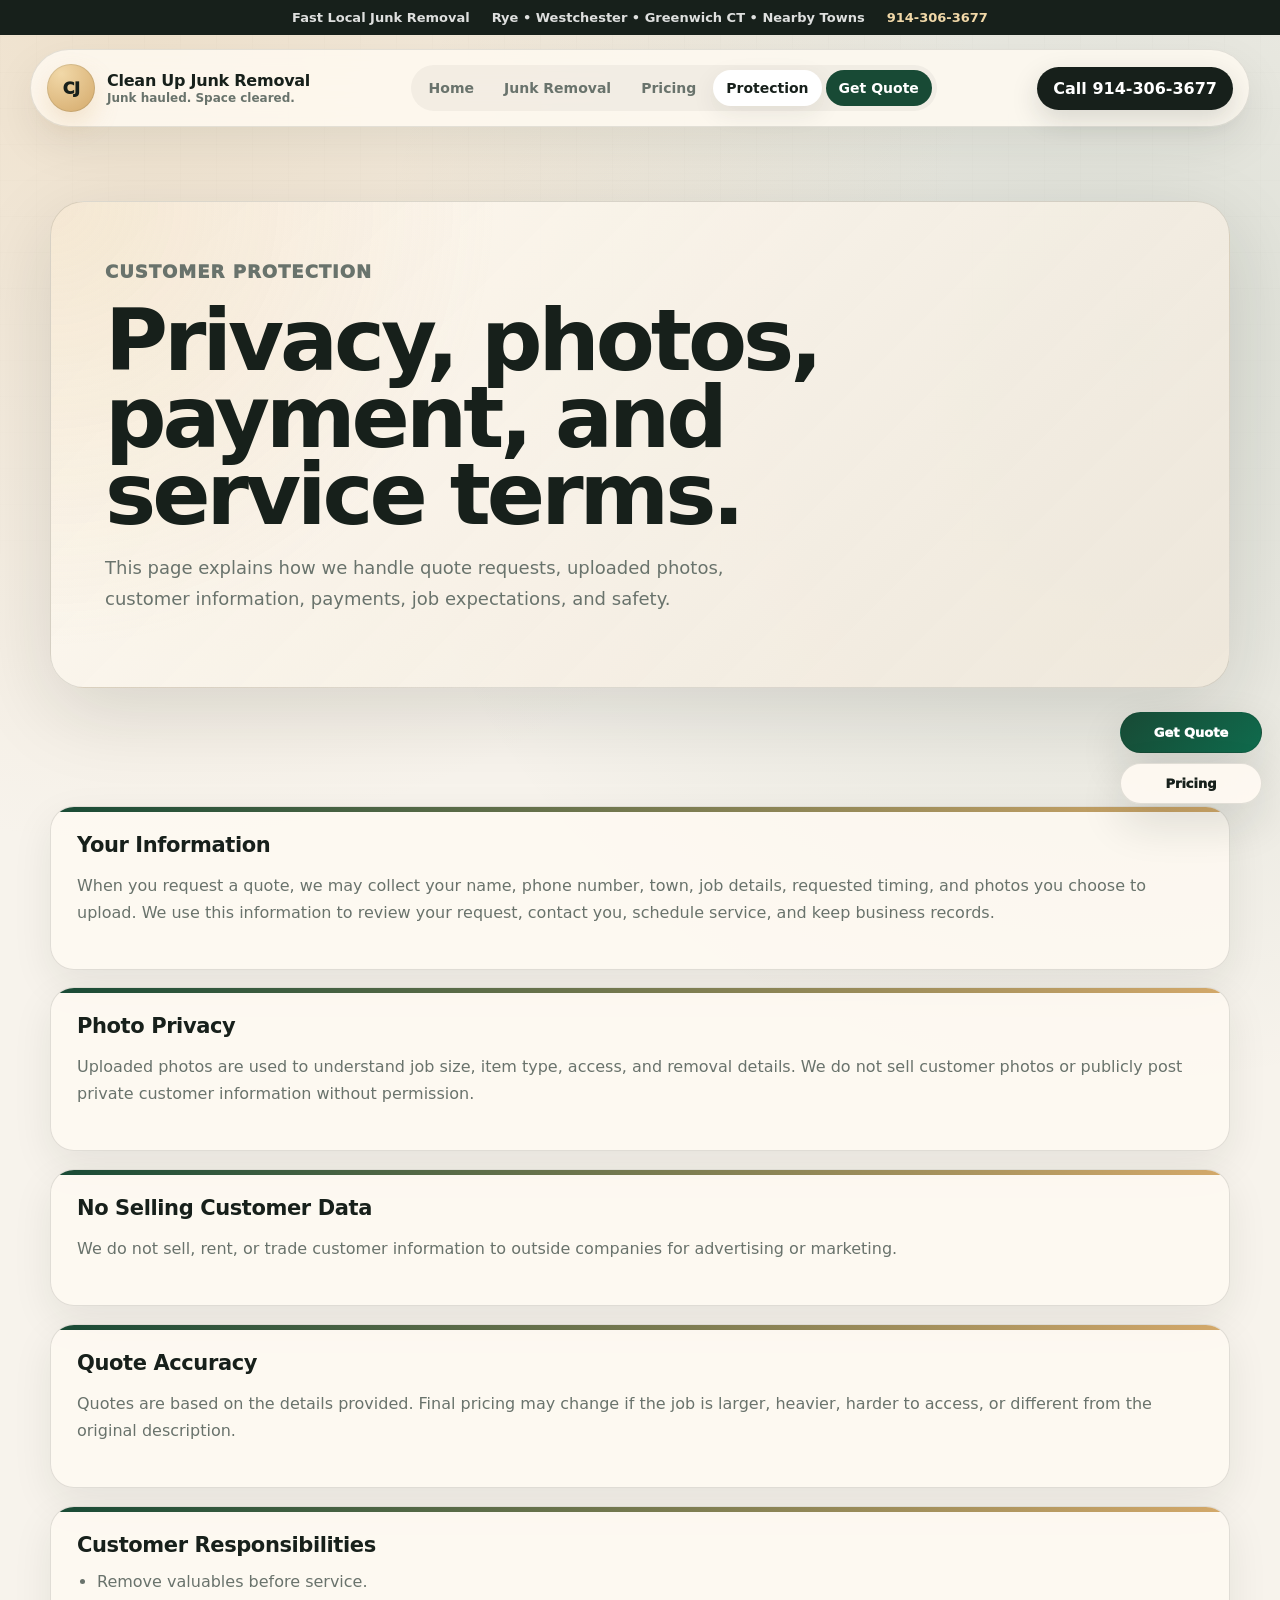
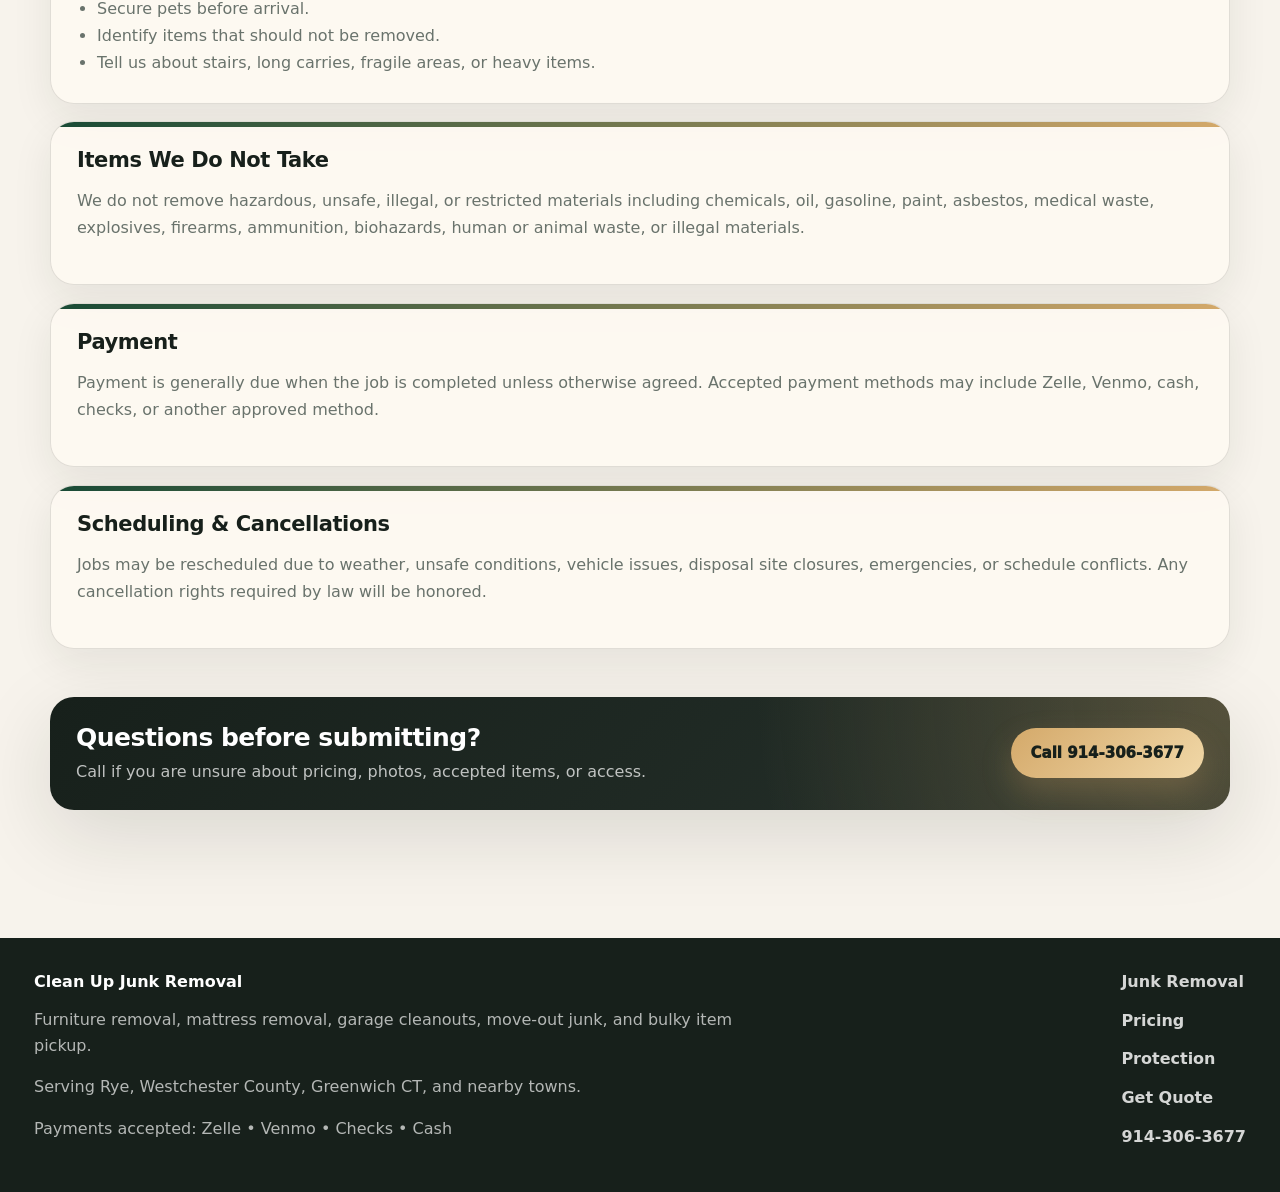
<file: protection.html>
<!doctype html>
<html lang="en">
<head>
  <meta charset="utf-8">
  <meta name="viewport" content="width=device-width, initial-scale=1">
  <title>Customer Protection | Clean Up Junk Removal</title>
  <meta name="description" content="Privacy, photo upload, payment, scheduling, and service terms for Clean Up Junk Removal.">
  <link rel="stylesheet" href="junk-only.css">
  <link rel="stylesheet" href="alive.css">
  <script src="backend-config.js"></script>
  <script defer src="junk-quote.js"></script>
  <script defer src="alive.js"></script>
</head>
<body>
  <div class="site-shell">

    <div class="top-strip">
      <span>Fast Local Junk Removal</span>
      <span>Rye • Westchester • Greenwich CT • Nearby Towns</span>
      <a href="tel:9143063677">914-306-3677</a>
    </div>

    <header class="main-header">
      <a class="brand" href="index.html">
        <span class="brand-mark">CJ</span>
        <span>
          <strong>Clean Up Junk Removal</strong>
          <small>Junk hauled. Space cleared.</small>
        </span>
      </a>

      <nav class="nav">
        <a class="" href="index.html">Home</a>
        <a class="" href="junk-removal.html">Junk Removal</a>
        <a class="" href="pricing.html">Pricing</a>
        <a class="active" href="protection.html">Protection</a>
        <a class="quote-link " href="contact.html">Get Quote</a>
      </nav>

      <a class="header-call" href="tel:9143063677">Call 914-306-3677</a>
    </header>

    
<main>
  <section class="page-hero">
    <div class="container">
      <div class="page-hero-card">
        <p class="eyebrow">Customer Protection</p>
        <h1>Privacy, photos, payment, and service terms.</h1>
        <p>This page explains how we handle quote requests, uploaded photos, customer information, payments, job expectations, and safety.</p>
      </div>
    </div>
  </section>

  <section class="section">
    <div class="container protection-list">
      <article class="protect-card">
        <strong>Your Information</strong>
        <p>When you request a quote, we may collect your name, phone number, town, job details, requested timing, and photos you choose to upload. We use this information to review your request, contact you, schedule service, and keep business records.</p>
      </article>

      <article class="protect-card">
        <strong>Photo Privacy</strong>
        <p>Uploaded photos are used to understand job size, item type, access, and removal details. We do not sell customer photos or publicly post private customer information without permission.</p>
      </article>

      <article class="protect-card">
        <strong>No Selling Customer Data</strong>
        <p>We do not sell, rent, or trade customer information to outside companies for advertising or marketing.</p>
      </article>

      <article class="protect-card">
        <strong>Quote Accuracy</strong>
        <p>Quotes are based on the details provided. Final pricing may change if the job is larger, heavier, harder to access, or different from the original description.</p>
      </article>

      <article class="protect-card">
        <strong>Customer Responsibilities</strong>
        <ul>
          <li>Remove valuables before service.</li>
          <li>Secure pets before arrival.</li>
          <li>Identify items that should not be removed.</li>
          <li>Tell us about stairs, long carries, fragile areas, or heavy items.</li>
        </ul>
      </article>

      <article class="protect-card">
        <strong>Items We Do Not Take</strong>
        <p>We do not remove hazardous, unsafe, illegal, or restricted materials including chemicals, oil, gasoline, paint, asbestos, medical waste, explosives, firearms, ammunition, biohazards, human or animal waste, or illegal materials.</p>
      </article>

      <article class="protect-card">
        <strong>Payment</strong>
        <p>Payment is generally due when the job is completed unless otherwise agreed. Accepted payment methods may include Zelle, Venmo, cash, checks, or another approved method.</p>
      </article>

      <article class="protect-card">
        <strong>Scheduling & Cancellations</strong>
        <p>Jobs may be rescheduled due to weather, unsafe conditions, vehicle issues, disposal site closures, emergencies, or schedule conflicts. Any cancellation rights required by law will be honored.</p>
      </article>

      <div class="cta-band">
        <div>
          <strong>Questions before submitting?</strong>
          <p>Call if you are unsure about pricing, photos, accepted items, or access.</p>
        </div>
        <a class="btn gold" href="tel:9143063677">Call 914-306-3677</a>
      </div>
    </div>
  </section>
</main>


    <footer class="footer">
      <div>
        <strong>Clean Up Junk Removal</strong>
        <p>Furniture removal, mattress removal, garage cleanouts, move-out junk, and bulky item pickup.</p>
        <p>Serving Rye, Westchester County, Greenwich CT, and nearby towns.</p>
        <p>Payments accepted: Zelle • Venmo • Checks • Cash</p>
      </div>

      <div class="footer-links">
        <a href="junk-removal.html">Junk Removal</a>
        <a href="pricing.html">Pricing</a>
        <a href="protection.html">Protection</a>
        <a href="contact.html">Get Quote</a>
        <a href="tel:9143063677">914-306-3677</a>
      </div>
    </footer>

    <div class="mobile-action-bar">
      <a href="contact.html">Get Quote</a>
      <a href="tel:9143063677">Call Now</a>
    </div>

  </div>
</body>
</html>
</file>
<file: junk-only.css>
:root {
  --bg: #f7f3ec;
  --surface: #fffaf2;
  --surface-2: #efe7da;
  --ink: #17201b;
  --ink-soft: #334039;
  --muted: #69736c;
  --line: rgba(23, 32, 27, .13);
  --green: #184a35;
  --green-2: #0f6b4d;
  --sand: #d4a96a;
  --sand-2: #f1d8a8;
  --red: #8f2d2d;
  --white: #ffffff;
  --shadow: 0 24px 80px rgba(23, 32, 27, .13);
  --shadow-soft: 0 14px 40px rgba(23, 32, 27, .08);
  --radius-xl: 34px;
  --radius-lg: 24px;
  --radius-md: 16px;
}

* {
  box-sizing: border-box;
}

html {
  scroll-behavior: smooth;
}

body {
  margin: 0;
  background:
    radial-gradient(circle at 10% 0%, rgba(212, 169, 106, .25), transparent 28%),
    radial-gradient(circle at 88% 12%, rgba(24, 74, 53, .12), transparent 28%),
    var(--bg);
  color: var(--ink);
  font-family: Inter, ui-sans-serif, system-ui, -apple-system, BlinkMacSystemFont, "Segoe UI", Arial, sans-serif;
}

body::before {
  content: "";
  position: fixed;
  inset: 0;
  pointer-events: none;
  opacity: .35;
  background-image:
    linear-gradient(rgba(23,32,27,.035) 1px, transparent 1px),
    linear-gradient(90deg, rgba(23,32,27,.035) 1px, transparent 1px);
  background-size: 36px 36px;
  mask-image: linear-gradient(to bottom, black, transparent 85%);
}

a {
  color: inherit;
  text-decoration: none;
}

button,
input,
select,
textarea {
  font: inherit;
}

.site-shell {
  position: relative;
  z-index: 1;
}

.container {
  width: min(1180px, calc(100% - 36px));
  margin: 0 auto;
}

.top-strip {
  padding: 10px 18px;
  display: flex;
  justify-content: center;
  gap: 22px;
  flex-wrap: wrap;
  background: var(--ink);
  color: rgba(255,255,255,.86);
  font-size: 13px;
  font-weight: 750;
}

.top-strip a {
  color: var(--sand-2);
  font-weight: 900;
}

.main-header {
  position: sticky;
  top: 0;
  z-index: 50;
  width: min(1220px, calc(100% - 28px));
  min-height: 78px;
  margin: 14px auto 0;
  padding: 13px 16px;
  display: flex;
  align-items: center;
  justify-content: space-between;
  gap: 18px;
  border: 1px solid rgba(23, 32, 27, .11);
  border-radius: 999px;
  background: rgba(255, 250, 242, .82);
  backdrop-filter: blur(20px);
  box-shadow: 0 18px 46px rgba(23, 32, 27, .08);
}

.brand {
  display: flex;
  align-items: center;
  gap: 12px;
  min-width: max-content;
}

.brand-mark {
  width: 48px;
  height: 48px;
  display: grid;
  place-items: center;
  border-radius: 50%;
  background:
    radial-gradient(circle at 30% 20%, var(--sand-2), var(--sand));
  color: var(--ink);
  font-weight: 1000;
  letter-spacing: -.6px;
  box-shadow: inset 0 0 0 1px rgba(23,32,27,.10), 0 12px 24px rgba(212,169,106,.25);
}

.brand strong {
  display: block;
  font-size: 16px;
  letter-spacing: -.25px;
}

.brand small {
  display: block;
  margin-top: 1px;
  color: var(--muted);
  font-size: 12px;
  font-weight: 750;
}

.nav {
  display: flex;
  align-items: center;
  gap: 4px;
  padding: 5px;
  border-radius: 999px;
  background: rgba(23, 32, 27, .045);
}

.nav a {
  padding: 10px 13px;
  border-radius: 999px;
  color: var(--muted);
  font-size: 14px;
  font-weight: 850;
  transition: .2s ease;
}

.nav a:hover,
.nav a.active {
  color: var(--ink);
  background: var(--white);
  box-shadow: 0 8px 24px rgba(23,32,27,.08);
}

.nav .quote-link {
  color: white;
  background: var(--green);
}

.nav .quote-link:hover,
.nav .quote-link.active {
  color: white;
  background: var(--green-2);
}

.header-call {
  min-width: max-content;
  padding: 12px 16px;
  border-radius: 999px;
  background: var(--ink);
  color: white;
  font-weight: 900;
  box-shadow: 0 10px 28px rgba(23,32,27,.15);
}

.btn {
  min-height: 50px;
  padding: 14px 20px;
  display: inline-flex;
  align-items: center;
  justify-content: center;
  border: 0;
  border-radius: 999px;
  cursor: pointer;
  font-size: 15px;
  font-weight: 950;
  transition: .2s ease;
}

.btn:hover {
  transform: translateY(-2px);
}

.btn.primary {
  background: var(--green);
  color: white;
  box-shadow: 0 16px 34px rgba(24,74,53,.22);
}

.btn.gold {
  background: linear-gradient(135deg, var(--sand), var(--sand-2));
  color: var(--ink);
  box-shadow: 0 14px 32px rgba(212,169,106,.24);
}

.btn.light {
  background: rgba(255,255,255,.82);
  color: var(--ink);
  border: 1px solid var(--line);
}

.hero {
  padding: 74px 0 54px;
}

.hero-grid {
  display: grid;
  grid-template-columns: 1.05fr .95fr;
  gap: 28px;
  align-items: stretch;
}

.hero-copy {
  min-height: 620px;
  padding: clamp(28px, 5vw, 58px);
  display: flex;
  flex-direction: column;
  justify-content: center;
  border: 1px solid var(--line);
  border-radius: var(--radius-xl);
  background:
    radial-gradient(circle at 0% 0%, rgba(212,169,106,.22), transparent 34%),
    linear-gradient(135deg, rgba(255,250,242,.92), rgba(239,231,218,.86));
  box-shadow: var(--shadow);
}

.kicker {
  width: fit-content;
  padding: 8px 12px;
  border-radius: 999px;
  background: rgba(24, 74, 53, .09);
  color: var(--green);
  font-size: 12px;
  font-weight: 1000;
  letter-spacing: .9px;
  text-transform: uppercase;
}

.hero h1,
.page-hero h1 {
  margin: 14px 0 18px;
  max-width: 800px;
  color: var(--ink);
  font-size: clamp(44px, 7vw, 86px);
  line-height: .9;
  letter-spacing: -4px;
}

.hero p,
.page-hero p {
  max-width: 660px;
  color: var(--muted);
  font-size: 18px;
  line-height: 1.75;
}

.hero-actions {
  margin-top: 30px;
  display: flex;
  flex-wrap: wrap;
  gap: 12px;
}

.hero-points {
  margin-top: 28px;
  display: flex;
  flex-wrap: wrap;
  gap: 10px;
}

.hero-points span {
  padding: 9px 12px;
  border: 1px solid var(--line);
  border-radius: 999px;
  background: rgba(255,255,255,.55);
  color: var(--ink-soft);
  font-size: 13px;
  font-weight: 850;
}

.hero-media {
  min-height: 620px;
  position: relative;
  overflow: hidden;
  border-radius: var(--radius-xl);
  border: 1px solid var(--line);
  box-shadow: var(--shadow);
  background: var(--ink);
}

.hero-media img {
  width: 100%;
  height: 100%;
  object-fit: cover;
  opacity: .92;
}

.hero-media::after {
  content: "";
  position: absolute;
  inset: 0;
  background:
    linear-gradient(to top, rgba(23,32,27,.72), transparent 58%),
    radial-gradient(circle at 50% 0%, transparent, rgba(23,32,27,.15));
}

.floating-card {
  position: absolute;
  left: 22px;
  right: 22px;
  bottom: 22px;
  z-index: 2;
  padding: 20px;
  border: 1px solid rgba(255,255,255,.16);
  border-radius: 24px;
  background: rgba(255,250,242,.90);
  backdrop-filter: blur(18px);
  box-shadow: 0 20px 46px rgba(0,0,0,.20);
}

.floating-card strong {
  display: block;
  color: var(--ink);
  font-size: 22px;
}

.floating-card p {
  margin: 8px 0 0;
  color: var(--muted);
  line-height: 1.55;
}

.section {
  padding: 84px 0;
}

.section-tight {
  padding: 54px 0;
}

.section-head {
  max-width: 780px;
  margin: 0 auto 36px;
  text-align: center;
}

.eyebrow {
  margin: 0 0 10px;
  color: var(--green);
  font-size: 12px;
  font-weight: 1000;
  letter-spacing: 1px;
  text-transform: uppercase;
}

.section-head h2 {
  margin: 0;
  color: var(--ink);
  font-size: clamp(32px, 5vw, 58px);
  line-height: .96;
  letter-spacing: -2.4px;
}

.section-head p {
  color: var(--muted);
  line-height: 1.75;
}

.bento {
  display: grid;
  grid-template-columns: 1.15fr .85fr;
  gap: 18px;
}

.card-grid {
  display: grid;
  grid-template-columns: repeat(3, 1fr);
  gap: 18px;
}

.card-grid.two {
  grid-template-columns: repeat(2, 1fr);
}

.card-grid.four {
  grid-template-columns: repeat(4, 1fr);
}

.clean-card,
.review-card,
.price-card,
.faq-card,
.protect-card,
.process-card {
  position: relative;
  overflow: hidden;
  border: 1px solid var(--line);
  border-radius: var(--radius-lg);
  background: rgba(255,250,242,.78);
  box-shadow: var(--shadow-soft);
}

.clean-card,
.process-card,
.faq-card,
.protect-card {
  padding: 26px;
}

.clean-card::before,
.price-card::before,
.protect-card::before {
  content: "";
  position: absolute;
  inset: 0 0 auto;
  height: 5px;
  background: linear-gradient(90deg, var(--green), var(--sand));
}

.clean-card .icon {
  width: 50px;
  height: 50px;
  display: grid;
  place-items: center;
  margin-bottom: 18px;
  border-radius: 17px;
  background: rgba(24,74,53,.08);
  font-size: 24px;
}

.clean-card strong,
.process-card strong,
.faq-card strong,
.protect-card strong,
.review-card strong {
  display: block;
  color: var(--ink);
  font-size: 21px;
  letter-spacing: -.4px;
  margin-bottom: 10px;
}

.clean-card p,
.clean-card li,
.process-card p,
.faq-card p,
.protect-card p,
.protect-card li,
.review-card p,
.price-card p,
.price-card li {
  color: var(--muted);
  line-height: 1.68;
}

.clean-card ul,
.protect-card ul,
.price-card ul {
  padding-left: 20px;
  margin: 12px 0 0;
}

.large-feature {
  min-height: 430px;
  padding: 34px;
  display: flex;
  flex-direction: column;
  justify-content: end;
  color: white;
  background:
    linear-gradient(to top, rgba(23,32,27,.92), rgba(23,32,27,.18)),
    url("assets/img/clean-home-exterior-pro.jpg") center/cover;
}

.large-feature strong {
  color: white;
  font-size: clamp(30px, 5vw, 52px);
  line-height: .98;
  letter-spacing: -2px;
}

.large-feature p {
  color: rgba(255,255,255,.78);
}

.stats-strip {
  margin-top: 18px;
  display: grid;
  grid-template-columns: repeat(3, 1fr);
  gap: 14px;
}

.stat {
  padding: 20px;
  border: 1px solid var(--line);
  border-radius: 22px;
  background: rgba(255,255,255,.6);
}

.stat strong {
  display: block;
  color: var(--green);
  font-size: 28px;
  line-height: 1;
}

.stat span {
  display: block;
  margin-top: 6px;
  color: var(--muted);
  font-size: 13px;
  font-weight: 800;
}

.process-card span {
  width: 42px;
  height: 42px;
  display: grid;
  place-items: center;
  margin-bottom: 16px;
  border-radius: 50%;
  background: var(--ink);
  color: white;
  font-weight: 1000;
}

.cta-band {
  margin-top: 30px;
  padding: 26px;
  display: flex;
  justify-content: space-between;
  gap: 18px;
  align-items: center;
  border-radius: var(--radius-lg);
  background:
    radial-gradient(circle at 100% 0%, rgba(212,169,106,.28), transparent 40%),
    linear-gradient(135deg, var(--ink), #26312b);
  color: white;
  box-shadow: var(--shadow);
}

.cta-band strong {
  display: block;
  color: white;
  font-size: 25px;
  letter-spacing: -.5px;
}

.cta-band p {
  margin: 7px 0 0;
  color: rgba(255,255,255,.72);
  line-height: 1.6;
}

.review-card {
  padding: 24px;
}

.stars {
  color: var(--sand);
  font-size: 18px;
  letter-spacing: 1.5px;
  margin-bottom: 12px;
}

.review-meta {
  margin-top: 18px;
  color: var(--green);
  font-size: 13px;
  font-weight: 1000;
  text-transform: uppercase;
  letter-spacing: .7px;
}

.page-hero {
  padding: 74px 0 34px;
}

.page-hero-card {
  padding: clamp(28px, 5vw, 54px);
  border: 1px solid var(--line);
  border-radius: var(--radius-xl);
  background:
    radial-gradient(circle at 0 0, rgba(212,169,106,.22), transparent 35%),
    linear-gradient(135deg, rgba(255,250,242,.92), rgba(239,231,218,.84));
  box-shadow: var(--shadow);
}

.pricing-grid {
  display: grid;
  grid-template-columns: repeat(3, 1fr);
  gap: 18px;
}

.price-card {
  padding: 28px;
}

.price-card.featured {
  background:
    radial-gradient(circle at 100% 0%, rgba(212,169,106,.24), transparent 44%),
    linear-gradient(135deg, var(--green), #102a20);
  color: white;
}

.price-card span {
  color: var(--green);
  font-size: 12px;
  font-weight: 1000;
  letter-spacing: 1px;
  text-transform: uppercase;
}

.price-card.featured span {
  color: var(--sand-2);
}

.price-card h3 {
  margin: 10px 0 12px;
  font-size: 28px;
  letter-spacing: -.8px;
}

.price {
  margin: 0 0 16px;
  font-size: 40px;
  font-weight: 1000;
  letter-spacing: -1.4px;
}

.price-card.featured p,
.price-card.featured li {
  color: rgba(255,255,255,.75);
}

.notice {
  padding: 20px;
  border: 1px solid var(--line);
  border-radius: 22px;
  background: rgba(255,250,242,.82);
  color: var(--muted);
  line-height: 1.7;
  box-shadow: var(--shadow-soft);
}

.notice strong {
  color: var(--ink);
}

.quote-shell {
  overflow: hidden;
  border: 1px solid var(--line);
  border-radius: var(--radius-xl);
  background: rgba(255,250,242,.78);
  box-shadow: var(--shadow);
}

.quote-layout {
  display: grid;
  grid-template-columns: 1.04fr .78fr;
}

.quote-form {
  padding: clamp(22px, 4vw, 36px);
}

.form-block {
  padding: 22px 0;
  border-top: 1px solid var(--line);
}

.form-block:first-child {
  padding-top: 0;
  border-top: 0;
}

.form-block h3 {
  margin: 0;
  font-size: 24px;
  letter-spacing: -.6px;
}

.form-block p {
  margin: 6px 0 0;
  color: var(--muted);
  line-height: 1.55;
}

.field-grid {
  margin-top: 14px;
  display: grid;
  grid-template-columns: repeat(2, 1fr);
  gap: 14px;
}

.quote-form label {
  display: grid;
  gap: 8px;
  color: var(--ink-soft);
  font-size: 13px;
  font-weight: 900;
}

.quote-form input,
.quote-form select,
.quote-form textarea {
  width: 100%;
  min-height: 50px;
  padding: 13px 14px;
  border: 1px solid var(--line);
  border-radius: 15px;
  background: rgba(255,255,255,.72);
  color: var(--ink);
  outline: none;
}

.quote-form textarea {
  min-height: 138px;
  resize: vertical;
  line-height: 1.55;
}

.quote-form input:focus,
.quote-form select:focus,
.quote-form textarea:focus {
  border-color: rgba(24,74,53,.42);
  box-shadow: 0 0 0 4px rgba(24,74,53,.10);
  background: white;
}

.full {
  grid-column: 1 / -1;
}

.photo-preview {
  margin-top: 14px;
  padding: 14px;
  border: 1px dashed rgba(23,32,27,.26);
  border-radius: 18px;
  background: rgba(255,255,255,.45);
  color: var(--muted);
  font-size: 13px;
}

.photo-grid {
  margin-top: 10px;
  display: grid;
  grid-template-columns: repeat(4, 1fr);
  gap: 8px;
}

.photo-grid img {
  width: 100%;
  aspect-ratio: 1;
  object-fit: cover;
  border-radius: 13px;
}

.quote-actions {
  margin-top: 20px;
  display: flex;
  flex-wrap: wrap;
  gap: 12px;
}

.status {
  margin-top: 15px;
  padding: 14px 16px;
  border: 1px solid rgba(24,74,53,.20);
  border-radius: 16px;
  background: rgba(24,74,53,.07);
  color: var(--ink);
  font-size: 13px;
  font-weight: 850;
  line-height: 1.5;
}

.status.loading {
  border-color: rgba(212,169,106,.55);
  background: rgba(212,169,106,.16);
}

.status.success {
  color: #064e3b;
  border-color: #6ee7b7;
  background: #d1fae5;
}

.status.error {
  color: #7f1d1d;
  border-color: #fecaca;
  background: #fee2e2;
}

.quote-preview {
  padding: clamp(24px, 4vw, 36px);
  background:
    radial-gradient(circle at 100% 0%, rgba(212,169,106,.24), transparent 40%),
    linear-gradient(135deg, var(--green), #10251d);
  color: white;
}

.quote-preview h2 {
  margin: 0 0 16px;
  color: white;
  font-size: 34px;
  letter-spacing: -1px;
}

.preview-box {
  min-height: 350px;
  padding: 18px;
  border-radius: 22px;
  background: rgba(255,250,242,.95);
  color: var(--ink);
  white-space: pre-wrap;
  line-height: 1.55;
  font-size: 14px;
}

.preview-note {
  margin-top: 18px;
  padding: 16px;
  border: 1px solid rgba(255,255,255,.16);
  border-radius: 18px;
  background: rgba(255,255,255,.08);
}

.preview-note strong {
  display: block;
  color: white;
}

.preview-note p {
  margin: 6px 0 0;
  color: rgba(255,255,255,.72);
  line-height: 1.6;
}

.protection-list {
  display: grid;
  gap: 18px;
}

.protect-card {
  padding: 26px;
}

.footer {
  margin-top: 44px;
  padding: 34px min(34px, 4vw);
  display: flex;
  justify-content: space-between;
  gap: 26px;
  flex-wrap: wrap;
  background: var(--ink);
  color: white;
}

.footer p {
  max-width: 720px;
  color: rgba(255,255,255,.68);
  line-height: 1.6;
}

.footer-links {
  display: grid;
  gap: 8px;
}

.footer-links a {
  color: rgba(255,255,255,.82);
  font-weight: 850;
}

.mobile-action-bar {
  display: none;
}

@media (max-width: 1050px) {
  .main-header {
    border-radius: 28px;
  }

  .nav,
  .header-call {
    display: none;
  }

  .hero-grid,
  .bento,
  .quote-layout,
  .pricing-grid,
  .card-grid,
  .card-grid.two,
  .card-grid.four {
    grid-template-columns: 1fr;
  }

  .hero-copy,
  .hero-media {
    min-height: auto;
  }

  .hero-media {
    min-height: 430px;
  }

  .stats-strip {
    grid-template-columns: 1fr;
  }

  .mobile-action-bar {
    position: fixed;
    left: 12px;
    right: 12px;
    bottom: 12px;
    z-index: 200;
    display: grid;
    grid-template-columns: 1fr 1fr;
    gap: 10px;
    padding: 10px;
    border-radius: 24px;
    background: rgba(23,32,27,.94);
    box-shadow: var(--shadow);
    backdrop-filter: blur(18px);
  }

  .mobile-action-bar a {
    min-height: 48px;
    display: grid;
    place-items: center;
    border-radius: 999px;
    background: white;
    color: var(--ink);
    font-weight: 950;
  }

  .mobile-action-bar a:first-child {
    background: linear-gradient(135deg, var(--sand), var(--sand-2));
  }

  body {
    padding-bottom: 82px;
  }
}

@media (max-width: 650px) {
  .top-strip {
    gap: 8px 16px;
    font-size: 12px;
  }

  .main-header {
    width: calc(100% - 18px);
    margin-top: 8px;
    padding: 10px;
  }

  .brand-mark {
    width: 42px;
    height: 42px;
  }

  .brand strong {
    font-size: 14px;
  }

  .brand small {
    font-size: 11px;
  }

  .hero {
    padding: 42px 0 34px;
  }

  .hero-copy {
    padding: 28px;
  }

  .hero h1,
  .page-hero h1 {
    font-size: 43px;
    letter-spacing: -2.4px;
  }

  .hero p,
  .page-hero p {
    font-size: 16px;
  }

  .section {
    padding: 58px 0;
  }

  .field-grid {
    grid-template-columns: 1fr;
  }

  .quote-form,
  .quote-preview {
    padding: 22px;
  }

  .photo-grid {
    grid-template-columns: repeat(2, 1fr);
  }

  .cta-band {
    align-items: flex-start;
    flex-direction: column;
  }
}
</file>
<file: alive.css>
/* =====================================================
   Alive Interaction Layer
   Clean Up Junk Removal
   ===================================================== */

:root {
  --alive-green: #184a35;
  --alive-sand: #d4a96a;
  --alive-cream: #fffaf2;
  --alive-line: rgba(23, 32, 27, .13);
}

.scroll-progress {
  position: fixed;
  top: 0;
  left: 0;
  z-index: 9999;
  width: 100%;
  height: 4px;
  background: transparent;
  pointer-events: none;
}

.scroll-progress span {
  display: block;
  width: 0%;
  height: 100%;
  background: linear-gradient(90deg, var(--sand), var(--green), var(--sand-2));
  box-shadow: 0 0 18px rgba(212, 169, 106, .55);
}

.alive-reveal {
  opacity: 0;
  transform: translateY(26px);
  transition: opacity .72s ease, transform .72s ease;
}

.alive-reveal.is-visible {
  opacity: 1;
  transform: translateY(0);
}

.clean-card,
.process-card,
.review-card,
.price-card,
.faq-card,
.protect-card,
.job-type-card {
  will-change: transform;
}

.alive-tilt {
  transition: transform .2s ease, box-shadow .2s ease;
}

.alive-tilt:hover {
  box-shadow: 0 28px 85px rgba(23, 32, 27, .16);
}

.main-header {
  transition: transform .25s ease, box-shadow .25s ease, background .25s ease;
}

.main-header.header-scrolled {
  background: rgba(255, 250, 242, .94);
  box-shadow: 0 22px 60px rgba(23, 32, 27, .13);
}

.alive-floating-actions {
  position: fixed;
  right: 18px;
  bottom: 96px;
  z-index: 250;
  display: grid;
  gap: 10px;
}

.alive-floating-actions a {
  min-width: 142px;
  padding: 12px 14px;
  border-radius: 999px;
  background: rgba(255, 250, 242, .92);
  color: #17201b;
  border: 1px solid rgba(23, 32, 27, .12);
  box-shadow: 0 18px 45px rgba(23, 32, 27, .14);
  backdrop-filter: blur(18px);
  font-size: 13px;
  font-weight: 950;
  text-align: center;
  transition: .2s ease;
}

.alive-floating-actions a:first-child {
  background: linear-gradient(135deg, #184a35, #0f6b4d);
  color: white;
}

.alive-floating-actions a:hover {
  transform: translateY(-3px);
}

.alive-estimator-section {
  padding: 84px 0;
}

.alive-estimator {
  display: grid;
  grid-template-columns: 1fr .72fr;
  gap: 18px;
  align-items: stretch;
}

.alive-estimator-panel,
.alive-estimator-result {
  border: 1px solid rgba(23, 32, 27, .13);
  border-radius: 34px;
  background: rgba(255, 250, 242, .84);
  box-shadow: 0 24px 80px rgba(23, 32, 27, .12);
  overflow: hidden;
}

.alive-estimator-panel {
  padding: clamp(22px, 4vw, 34px);
}

.alive-estimator-result {
  padding: clamp(22px, 4vw, 34px);
  background:
    radial-gradient(circle at 100% 0%, rgba(212,169,106,.28), transparent 42%),
    linear-gradient(135deg, #184a35, #10251d);
  color: white;
}

.alive-estimator-title {
  margin-bottom: 22px;
}

.alive-estimator-title h2 {
  margin: 0;
  font-size: clamp(30px, 5vw, 52px);
  line-height: .96;
  letter-spacing: -2px;
}

.alive-estimator-title p {
  color: #69736c;
  line-height: 1.65;
}

.alive-choice-group {
  margin-top: 22px;
}

.alive-choice-group > strong {
  display: block;
  margin-bottom: 10px;
  font-size: 15px;
}

.alive-choice-row {
  display: grid;
  grid-template-columns: repeat(4, 1fr);
  gap: 10px;
}

.alive-choice {
  min-height: 76px;
  padding: 14px;
  border: 1px solid rgba(23, 32, 27, .13);
  border-radius: 18px;
  background: rgba(255,255,255,.62);
  color: #17201b;
  cursor: pointer;
  text-align: left;
  transition: .2s ease;
}

.alive-choice:hover {
  transform: translateY(-3px);
  background: white;
}

.alive-choice.active {
  background: #17201b;
  color: white;
  border-color: #17201b;
  box-shadow: 0 14px 34px rgba(23, 32, 27, .18);
}

.alive-choice small {
  display: block;
  margin-top: 4px;
  color: inherit;
  opacity: .72;
  line-height: 1.35;
}

.alive-result-label {
  color: rgba(255,255,255,.64);
  font-size: 12px;
  font-weight: 1000;
  letter-spacing: 1px;
  text-transform: uppercase;
}

.alive-result-price {
  margin: 10px 0;
  font-size: clamp(42px, 7vw, 70px);
  font-weight: 1000;
  letter-spacing: -3px;
  line-height: .9;
}

.alive-result-note {
  color: rgba(255,255,255,.74);
  line-height: 1.65;
}

.alive-meter {
  height: 12px;
  margin: 22px 0 10px;
  border-radius: 999px;
  overflow: hidden;
  background: rgba(255,255,255,.14);
}

.alive-meter span {
  display: block;
  width: 35%;
  height: 100%;
  border-radius: 999px;
  background: linear-gradient(90deg, #d4a96a, #f1d8a8);
  transition: width .28s ease;
}

.alive-result-list {
  margin: 18px 0 0;
  padding: 0;
  list-style: none;
  display: grid;
  gap: 10px;
}

.alive-result-list li {
  color: rgba(255,255,255,.82);
  line-height: 1.45;
}

.alive-result-list li::before {
  content: "✓";
  color: #f1d8a8;
  margin-right: 8px;
}

.alive-result-actions {
  margin-top: 24px;
  display: flex;
  flex-wrap: wrap;
  gap: 10px;
}

.alive-result-actions a,
.alive-result-actions button {
  min-height: 48px;
  padding: 13px 16px;
  border: 0;
  border-radius: 999px;
  cursor: pointer;
  font-weight: 950;
}

.alive-result-actions button {
  background: linear-gradient(135deg, #d4a96a, #f1d8a8);
  color: #17201b;
}

.alive-result-actions a {
  background: rgba(255,255,255,.12);
  color: white;
  border: 1px solid rgba(255,255,255,.16);
}

.alive-pulse {
  animation: alivePulse .9s ease;
}

@keyframes alivePulse {
  0% { transform: scale(1); }
  35% { transform: scale(1.025); }
  100% { transform: scale(1); }
}

.form-block {
  position: relative;
}

.form-block::before {
  content: "";
  position: absolute;
  left: -36px;
  top: 23px;
  width: 7px;
  height: 42px;
  border-radius: 999px;
  background: linear-gradient(180deg, #184a35, #d4a96a);
  opacity: .55;
}

.quote-form input,
.quote-form select,
.quote-form textarea {
  transition: border-color .2s ease, box-shadow .2s ease, background .2s ease, transform .2s ease;
}

.quote-form input:focus,
.quote-form select:focus,
.quote-form textarea:focus {
  transform: translateY(-1px);
}

.status.success {
  animation: alivePulse .65s ease;
}

.faq-card {
  cursor: pointer;
}

.faq-card p {
  transition: max-height .25s ease, opacity .25s ease;
}

.faq-card.is-collapsed p {
  max-height: 0;
  opacity: 0;
  overflow: hidden;
  margin: 0;
}

.faq-card strong::after {
  content: "+";
  float: right;
  color: #184a35;
}

.faq-card:not(.is-collapsed) strong::after {
  content: "–";
}

.alive-mini-toast {
  position: fixed;
  left: 50%;
  bottom: 24px;
  z-index: 9998;
  transform: translateX(-50%) translateY(30px);
  opacity: 0;
  padding: 13px 16px;
  border-radius: 999px;
  background: #17201b;
  color: white;
  box-shadow: 0 20px 60px rgba(23,32,27,.25);
  font-size: 13px;
  font-weight: 900;
  pointer-events: none;
  transition: .25s ease;
}

.alive-mini-toast.show {
  opacity: 1;
  transform: translateX(-50%) translateY(0);
}

@media(max-width: 1050px) {
  .alive-estimator {
    grid-template-columns: 1fr;
  }

  .alive-choice-row {
    grid-template-columns: repeat(2, 1fr);
  }

  .alive-floating-actions {
    display: none;
  }
}

@media(max-width: 650px) {
  .alive-estimator-section {
    padding: 58px 0;
  }

  .alive-choice-row {
    grid-template-columns: 1fr;
  }

  .alive-result-price {
    font-size: 44px;
    letter-spacing: -2px;
  }

  .form-block::before {
    display: none;
  }
}


/* =====================================================
   Bigger Pricing Quote CTA Upgrade
   ===================================================== */

.nav .quote-link-big {
  padding: 13px 18px;
  font-size: 15px;
  box-shadow: 0 12px 26px rgba(24, 74, 53, .22);
}

.pricing-quote-spotlight {
  padding: 74px 0 26px;
}

.pricing-quote-card {
  display: grid;
  grid-template-columns: 1.1fr .72fr;
  gap: 18px;
  align-items: stretch;
  border: 1px solid var(--line);
  border-radius: 36px;
  background:
    radial-gradient(circle at 0% 0%, rgba(212,169,106,.28), transparent 34%),
    radial-gradient(circle at 100% 0%, rgba(24,74,53,.14), transparent 34%),
    linear-gradient(135deg, rgba(255,250,242,.94), rgba(239,231,218,.86));
  box-shadow: var(--shadow);
  overflow: hidden;
}

.pricing-quote-copy {
  padding: clamp(28px, 5vw, 56px);
}

.pricing-quote-copy h1 {
  margin: 12px 0 18px;
  max-width: 760px;
  font-size: clamp(42px, 7vw, 76px);
  line-height: .92;
  letter-spacing: -3.6px;
}

.pricing-quote-copy p {
  max-width: 660px;
  color: var(--muted);
  font-size: 18px;
  line-height: 1.72;
}

.pricing-big-actions {
  margin-top: 28px;
  display: flex;
  flex-wrap: wrap;
  gap: 13px;
  align-items: center;
}

.big-quote-btn {
  min-width: 280px;
  min-height: 78px;
  padding: 17px 22px;
  display: inline-flex;
  flex-direction: column;
  justify-content: center;
  border-radius: 24px;
  background:
    radial-gradient(circle at 20% 0%, rgba(241,216,168,.55), transparent 35%),
    linear-gradient(135deg, var(--green), var(--green-2));
  color: white;
  box-shadow: 0 22px 55px rgba(24,74,53,.27);
  transition: .2s ease;
}

.big-quote-btn:hover {
  transform: translateY(-3px);
  box-shadow: 0 28px 72px rgba(24,74,53,.34);
}

.big-quote-btn span {
  font-size: 22px;
  font-weight: 1000;
  letter-spacing: -.5px;
}

.big-quote-btn small {
  margin-top: 3px;
  color: rgba(255,255,255,.75);
  font-size: 13px;
  font-weight: 800;
}

.secondary-price-btn {
  min-height: 58px;
  padding: 15px 18px;
  display: inline-flex;
  align-items: center;
  border: 1px solid var(--line);
  border-radius: 999px;
  background: rgba(255,255,255,.72);
  color: var(--ink);
  font-weight: 950;
  transition: .2s ease;
}

.secondary-price-btn:hover {
  transform: translateY(-2px);
  background: white;
}

.pricing-quote-side {
  padding: clamp(24px, 4vw, 34px);
  display: flex;
  flex-direction: column;
  justify-content: center;
  background:
    radial-gradient(circle at 100% 0%, rgba(212,169,106,.23), transparent 38%),
    linear-gradient(135deg, var(--ink), #26312b);
  color: white;
}

.pricing-side-pill {
  width: fit-content;
  margin-bottom: 22px;
  padding: 8px 12px;
  border-radius: 999px;
  background: rgba(255,255,255,.11);
  border: 1px solid rgba(255,255,255,.15);
  color: var(--sand-2);
  font-size: 12px;
  font-weight: 1000;
  text-transform: uppercase;
  letter-spacing: .85px;
}

.pricing-side-list {
  display: grid;
  gap: 14px;
}

.pricing-side-list div {
  padding: 16px;
  display: grid;
  grid-template-columns: 42px 1fr;
  gap: 12px;
  align-items: center;
  border-radius: 20px;
  background: rgba(255,255,255,.08);
  border: 1px solid rgba(255,255,255,.13);
}

.pricing-side-list strong {
  width: 42px;
  height: 42px;
  display: grid;
  place-items: center;
  border-radius: 50%;
  background: var(--sand-2);
  color: var(--ink);
  font-weight: 1000;
}

.pricing-side-list span {
  color: rgba(255,255,255,.82);
  line-height: 1.45;
  font-weight: 850;
}

.pricing-mobile-note {
  margin-top: 18px;
  padding: 15px;
  border-radius: 18px;
  background: rgba(255,255,255,.08);
  color: rgba(255,255,255,.72);
  line-height: 1.55;
  font-size: 14px;
}

.pricing-notice {
  margin-top: 24px;
}

@media(max-width: 1050px) {
  .pricing-quote-card {
    grid-template-columns: 1fr;
  }

  .pricing-quote-side {
    border-top: 1px solid rgba(255,255,255,.12);
  }

  .big-quote-btn {
    min-width: 100%;
  }

  .secondary-price-btn {
    width: 100%;
    justify-content: center;
  }

  .mobile-action-bar-bigger {
    grid-template-columns: 1.3fr .9fr;
  }

  .mobile-action-bar-bigger a:first-child {
    font-size: 17px;
  }
}

@media(max-width: 650px) {
  .pricing-quote-spotlight {
    padding: 42px 0 20px;
  }

  .pricing-quote-card {
    border-radius: 28px;
  }

  .pricing-quote-copy {
    padding: 26px;
  }

  .pricing-quote-copy h1 {
    font-size: 42px;
    letter-spacing: -2.3px;
  }

  .pricing-quote-copy p {
    font-size: 16px;
  }

  .big-quote-btn {
    min-height: 72px;
    border-radius: 21px;
  }

  .big-quote-btn span {
    font-size: 21px;
  }

  .pricing-side-list div {
    grid-template-columns: 38px 1fr;
  }

  .pricing-side-list strong {
    width: 38px;
    height: 38px;
  }
}


/* Simplified quote form badge */
.highly-requested {
  display: inline-flex;
  margin-left: 8px;
  padding: 5px 9px;
  border-radius: 999px;
  background: linear-gradient(135deg, #d4a96a, #f1d8a8);
  color: #17201b;
  font-size: 11px;
  font-weight: 1000;
  letter-spacing: .4px;
  text-transform: uppercase;
  vertical-align: middle;
}

@media(max-width: 650px) {
  .highly-requested {
    margin-left: 0;
    margin-top: 8px;
    width: fit-content;
  }
}
</file>
